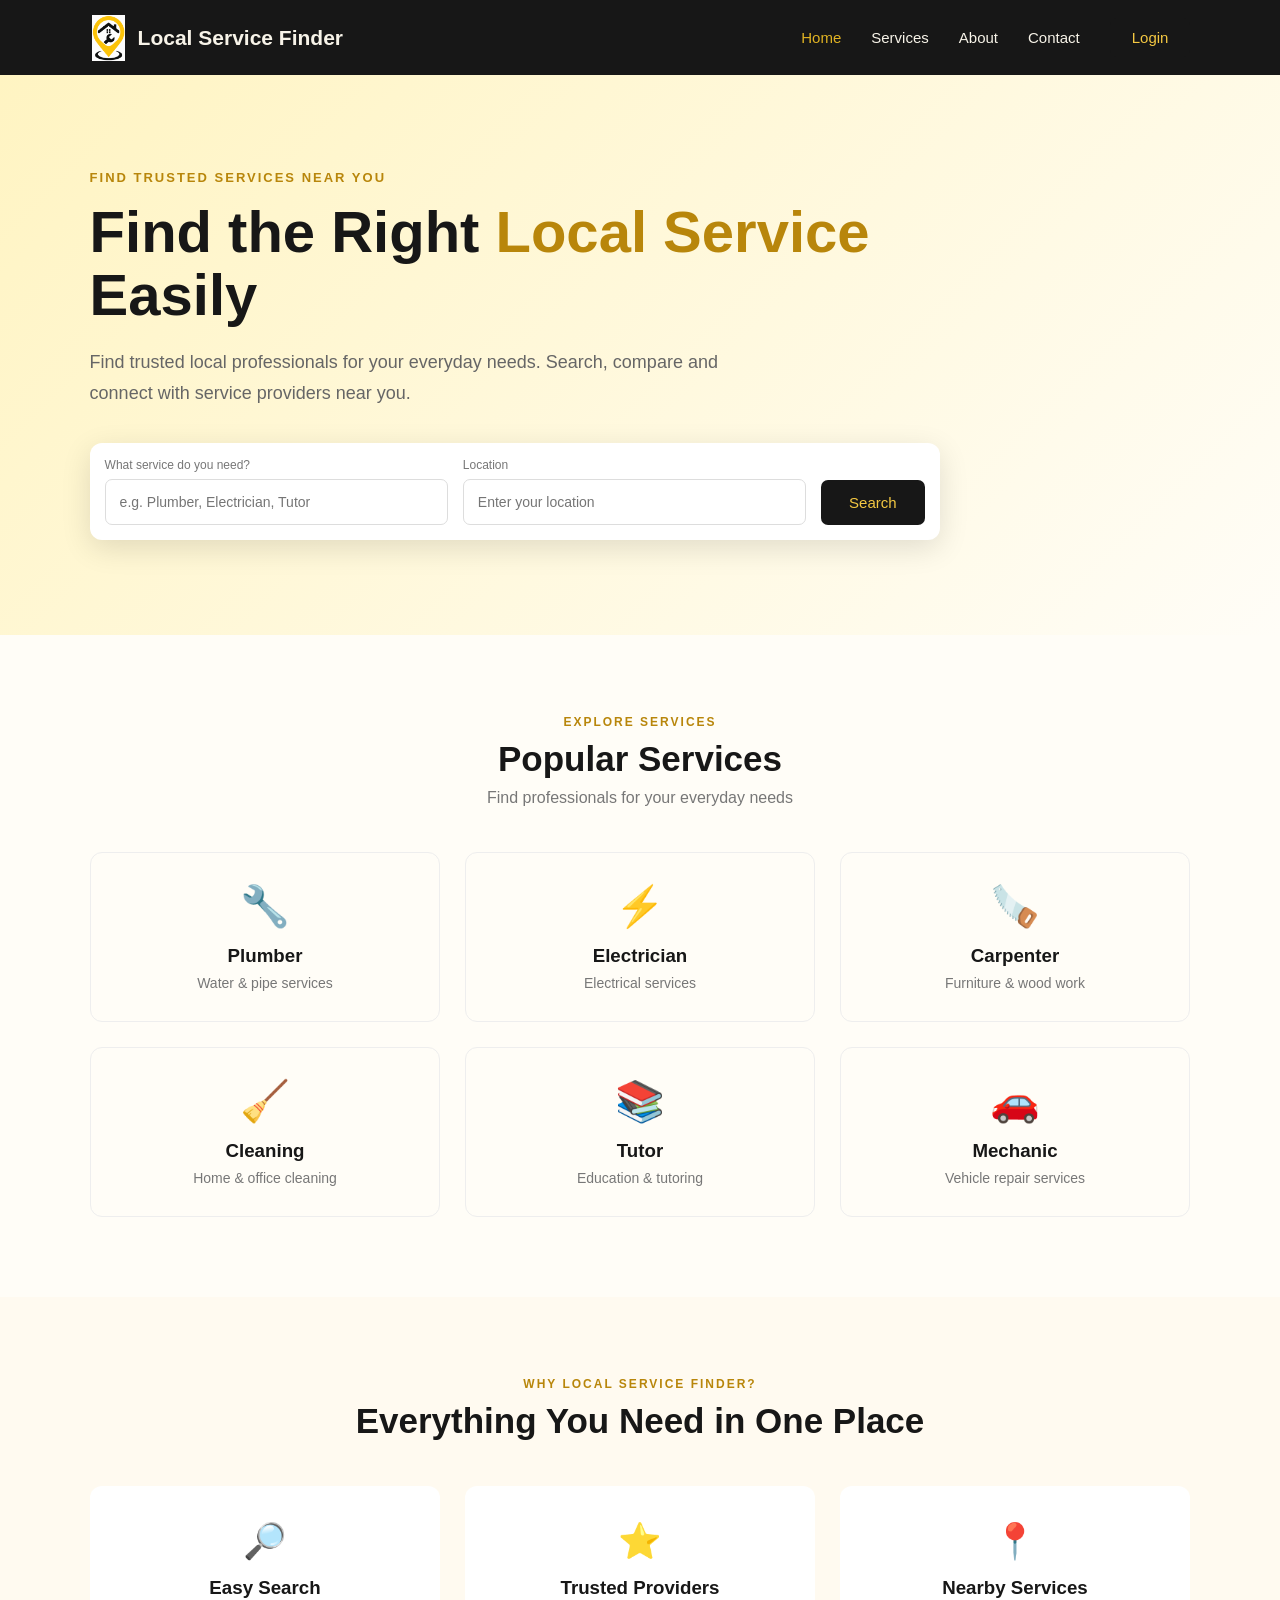
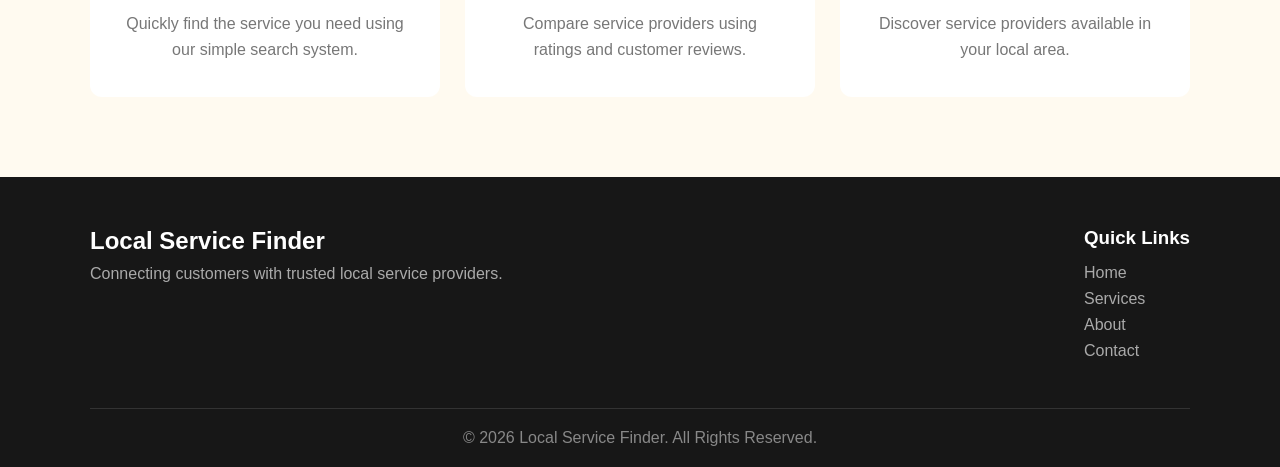
<file: index.html>
<!DOCTYPE html>
<html lang="en">
<head>
    <meta charset="UTF-8">
    <meta name="viewport" content="width=device-width, initial-scale=1.0">
    <title>Local Service Finder</title>
    <link rel="stylesheet" href="css/style.css">
</head>
<body>
    <!-- Navigation Bar -->
    <header class="navbar">
        <div class="logo">
            <img class="brand-mark" src="images/local-service-finder-mark.png" alt="Local Service Finder">
            Local Service Finder
        </div>
        <nav>
            <a href="index.html" class="active">Home</a>
            <a href="services.html">Services</a>
            <a href="about.html">About</a>
            <a href="contact.html">Contact</a>
            <a href="login.html" class="login-btn">Login</a>
        </nav>
    </header>
    <!-- Hero Section -->
    <section class="hero">
        <div class="hero-content">
            <p class="small-title">FIND TRUSTED SERVICES NEAR YOU</p>
            <h1>
                Find the Right
                <span>Local Service</span>
                Easily
            </h1>
            <p class="hero-description">
                Find trusted local professionals for your everyday needs.
                Search, compare and connect with service providers near you.
            </p>
            <!-- Search Box -->
            <div class="search-box">
                <div class="search-field">
                    <label>What service do you need?</label>
                    <input
                        type="text"
                        id="serviceInput"
                        placeholder="e.g. Plumber, Electrician, Tutor">
                </div>
                <div class="search-field">
                    <label>Location</label>
                    <input
                        type="text"
                        id="locationInput"
                        placeholder="Enter your location">
                </div>
                <button onclick="searchServices()">
                    Search
                </button>
            </div>
        </div>
    </section>
    <!-- Popular Services -->
    <section class="services-section">
        <div class="section-heading">
            <p>EXPLORE SERVICES</p>
            <h2>Popular Services</h2>
            <span>
                Find professionals for your everyday needs
            </span>
        </div>
        <div class="service-container">
            <div class="service-card" onclick="selectService('Plumber')">
                <div class="service-icon">🔧</div>
                <h3>Plumber</h3>
                <p>Water & pipe services</p>
            </div>
            <div class="service-card" onclick="selectService('Electrician')">
                <div class="service-icon">⚡</div>
                <h3>Electrician</h3>
                <p>Electrical services</p>
            </div>
            <div class="service-card" onclick="selectService('Carpenter')">
                <div class="service-icon">🪚</div>
                <h3>Carpenter</h3>
                <p>Furniture & wood work</p>
            </div>
            <div class="service-card" onclick="selectService('Cleaning')">
                <div class="service-icon">🧹</div>
                <h3>Cleaning</h3>
                <p>Home & office cleaning</p>
            </div>
            <div class="service-card" onclick="selectService('Tutor')">
                <div class="service-icon">📚</div>
                <h3>Tutor</h3>
                <p>Education & tutoring</p>
            </div>
            <div class="service-card" onclick="selectService('Mechanic')">
                <div class="service-icon">🚗</div>
                <h3>Mechanic</h3>
                <p>Vehicle repair services</p>
            </div>
        </div>
    </section>
    <!-- Why Choose Us -->
    <section class="why-section">
        <div class="section-heading">
            <p>WHY LOCAL SERVICE FINDER?</p>
            <h2>Everything You Need in One Place</h2>
        </div>
        <div class="why-container">
            <div class="why-card">
                <div>🔎</div>
                <h3>Easy Search</h3>
                <p>
                    Quickly find the service you need using our
                    simple search system.
                </p>
            </div>
            <div class="why-card">
                <div>⭐</div>
                <h3>Trusted Providers</h3>
                <p>
                    Compare service providers using ratings
                    and customer reviews.
                </p>
            </div>
            <div class="why-card">
                <div>📍</div>
                <h3>Nearby Services</h3>
                <p>
                    Discover service providers available
                    in your local area.
                </p>
            </div>
        </div>
    </section>
    <!-- Footer -->
    <footer>
        <div class="footer-content">
            <div>
                <h2>Local Service Finder</h2>
                <p>
                    Connecting customers with trusted local
                    service providers.
                </p>
            </div>
            <div>
                <h3>Quick Links</h3>
                <a href="#">Home</a>
                <a href="services.html">Services</a>
                <a href="about.html">About</a>
                <a href="contact.html">Contact</a>
            </div>
        </div>
        <div class="copyright">
            © 2026 Local Service Finder. All Rights Reserved.
        </div>
    </footer>
    <script src="js/script.js"></script>
</body>
</html>
</file>
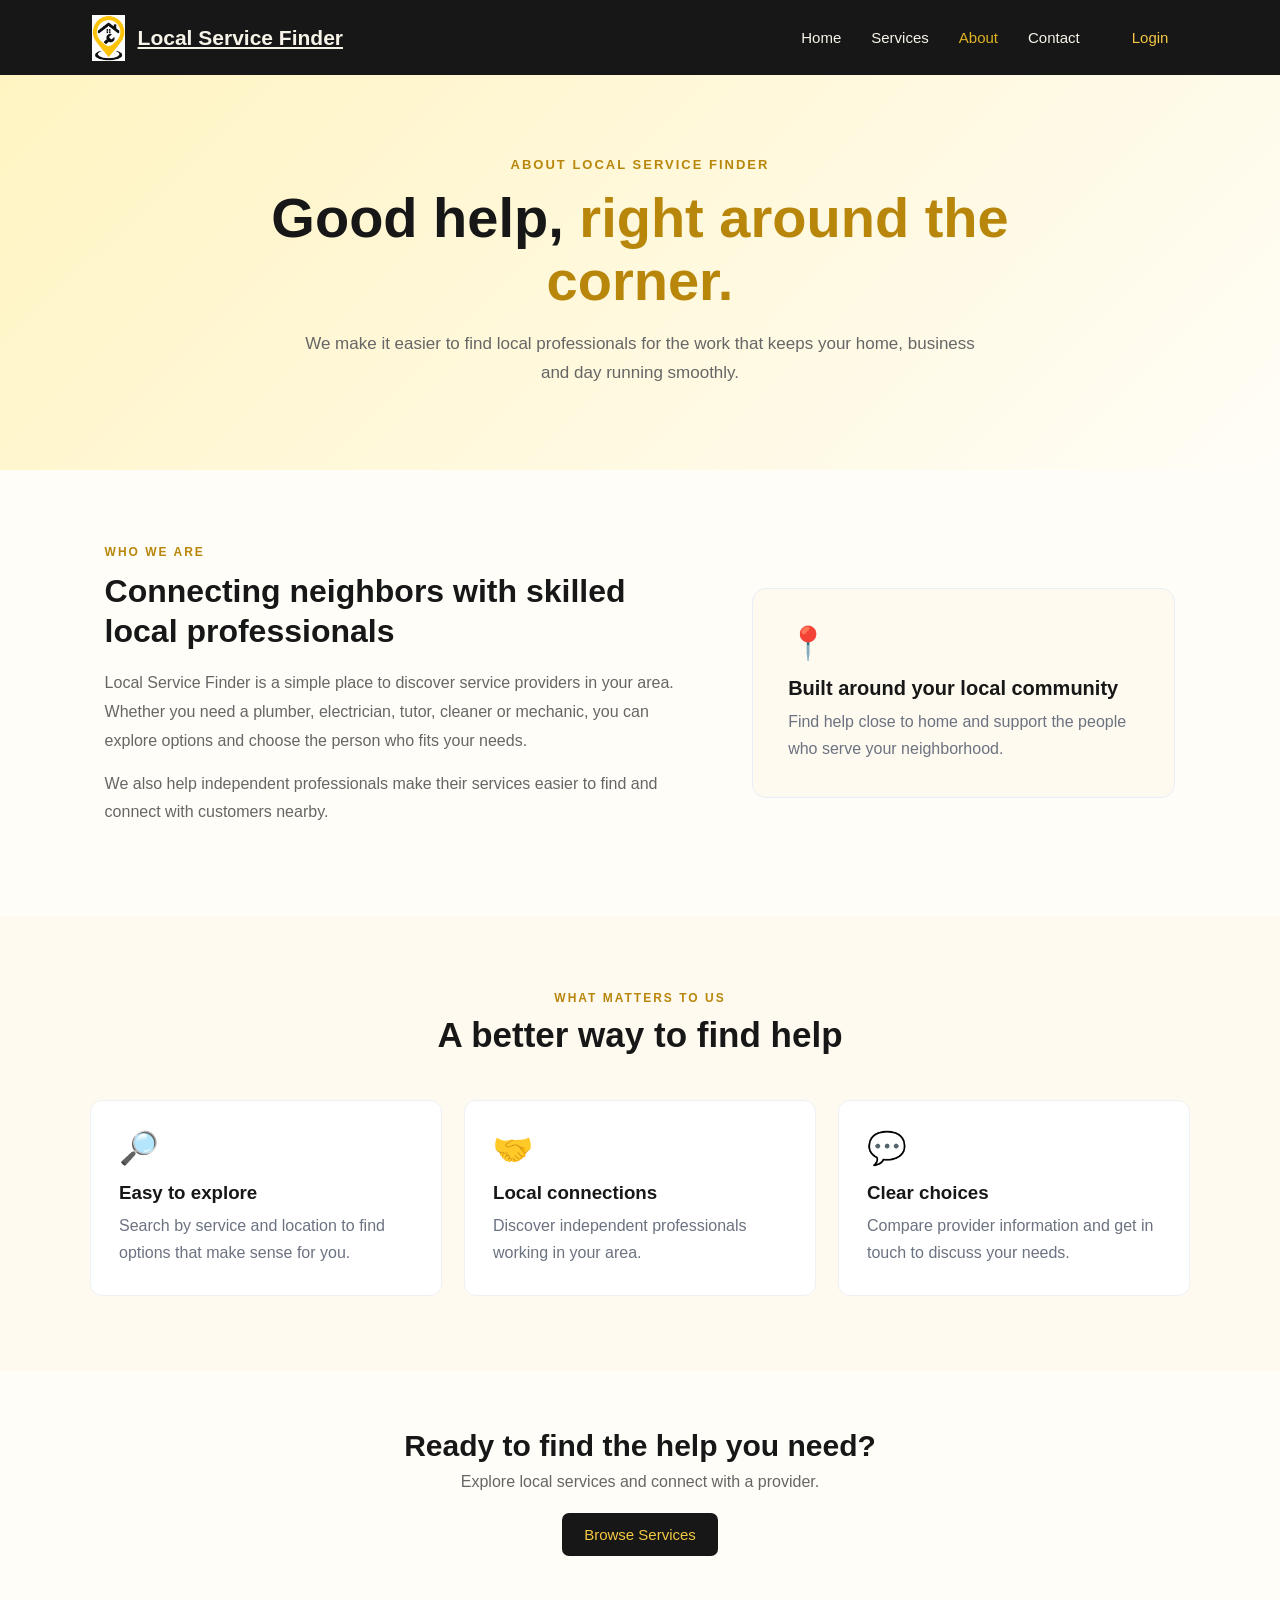
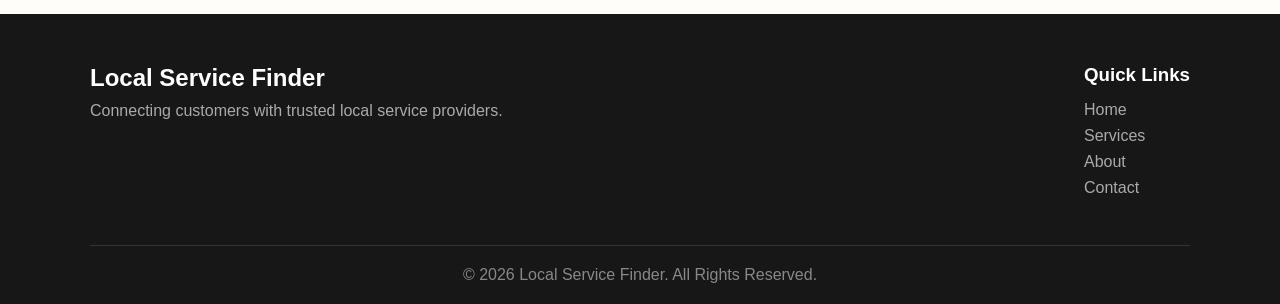
<file: about.html>
<!DOCTYPE html>
<html lang="en">
<head><meta charset="UTF-8"><meta name="viewport" content="width=device-width, initial-scale=1.0"><title>About Us - Local Service Finder</title><link rel="stylesheet" href="css/style.css"></head>
<body>
<header class="navbar"><a class="logo" href="index.html"><img class="brand-mark" src="images/local-service-finder-mark.png" alt="Local Service Finder">Local Service Finder</a><nav><a href="index.html">Home</a><a href="services.html">Services</a><a href="about.html" class="active">About</a><a href="contact.html">Contact</a><a href="login.html" class="login-btn">Login</a></nav></header>
<main>
<section class="info-hero"><p class="small-title">ABOUT LOCAL SERVICE FINDER</p><h1>Good help, <span>right around the corner.</span></h1><p>We make it easier to find local professionals for the work that keeps your home, business and day running smoothly.</p></section>
<section class="about-story"><div><p class="eyebrow">WHO WE ARE</p><h2>Connecting neighbors with skilled local professionals</h2><p>Local Service Finder is a simple place to discover service providers in your area. Whether you need a plumber, electrician, tutor, cleaner or mechanic, you can explore options and choose the person who fits your needs.</p><p>We also help independent professionals make their services easier to find and connect with customers nearby.</p></div><div class="about-highlight"><span>📍</span><h3>Built around your local community</h3><p>Find help close to home and support the people who serve your neighborhood.</p></div></section>
<section class="about-values"><div class="section-heading"><p>WHAT MATTERS TO US</p><h2>A better way to find help</h2></div><div class="value-grid"><article><span>🔎</span><h3>Easy to explore</h3><p>Search by service and location to find options that make sense for you.</p></article><article><span>🤝</span><h3>Local connections</h3><p>Discover independent professionals working in your area.</p></article><article><span>💬</span><h3>Clear choices</h3><p>Compare provider information and get in touch to discuss your needs.</p></article></div></section>
<section class="about-cta"><h2>Ready to find the help you need?</h2><p>Explore local services and connect with a provider.</p><a href="services.html">Browse Services</a></section>
</main>
<footer><div class="footer-content"><div><h2>Local Service Finder</h2><p>Connecting customers with trusted local service providers.</p></div><div><h3>Quick Links</h3><a href="index.html">Home</a><a href="services.html">Services</a><a href="about.html">About</a><a href="contact.html">Contact</a></div></div><div class="copyright">© 2026 Local Service Finder. All Rights Reserved.</div></footer>
</body></html>
</file>
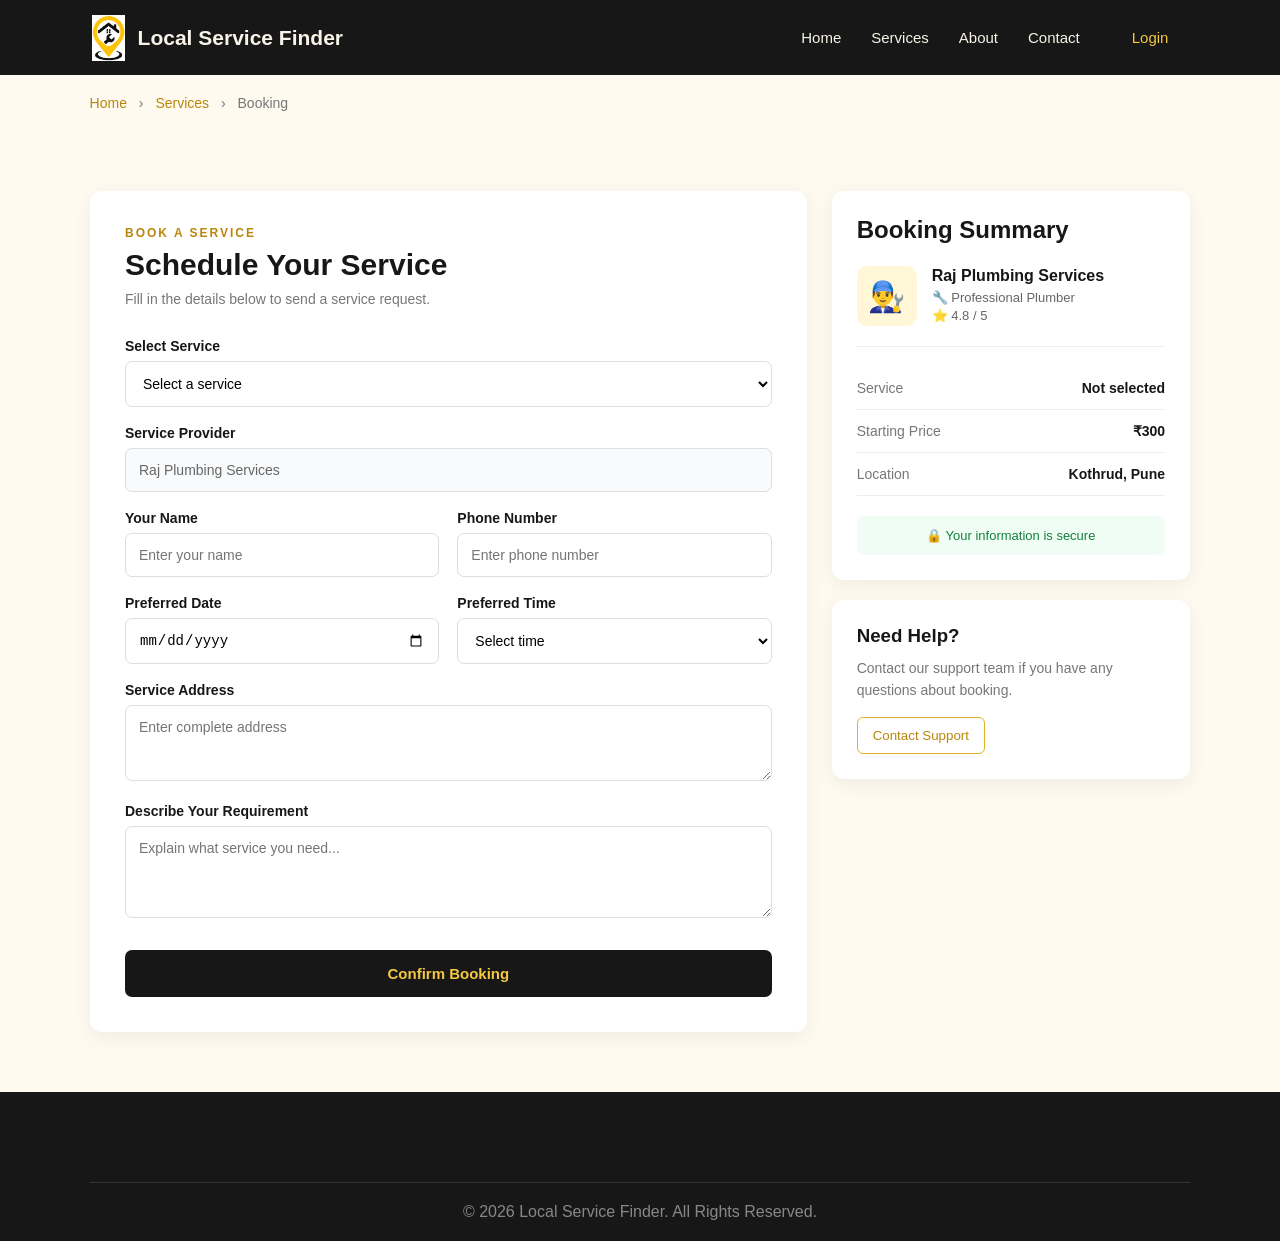
<file: booking.html>
<!DOCTYPE html>
<html lang="en">

<head>

    <meta charset="UTF-8">

    <meta
        name="viewport"
        content="width=device-width, initial-scale=1.0">

    <title>Book Service - Local Service Finder</title>

    <link rel="stylesheet" href="css/style.css">

</head>

<body>

    <!-- Navigation -->
    <header class="navbar">
        <div class="logo">
            <img class="brand-mark" src="images/local-service-finder-mark.png" alt="Local Service Finder">
            Local Service Finder
        </div>
        <nav>

            <a href="index.html">
                Home
            </a>

            <a href="services.html">
                Services
            </a>

            <a href="#">
                About
            </a>

            <a href="#">
                Contact
            </a>

            <a href="login.html"
               class="login-btn">
                Login
            </a>

        </nav>

    </header>



    <!-- Breadcrumb -->

    <div class="breadcrumb">

        <a href="index.html">
            Home
        </a>

        <span>›</span>

        <a href="services.html">
            Services
        </a>

        <span>›</span>

        Booking

    </div>



    <!-- Booking Section -->

    <section class="booking-section">


        <div class="booking-container">


            <!-- Booking Form -->

            <div class="booking-form-card">

                <div class="booking-heading">

                    <p>
                        BOOK A SERVICE
                    </p>

                    <h1>
                        Schedule Your Service
                    </h1>

                    <span>
                        Fill in the details below to send
                        a service request.
                    </span>

                </div>



                <form onsubmit="confirmBooking(event)">


                    <!-- Service -->

                    <div class="form-group">

                        <label>
                            Select Service
                        </label>

                        <select
                            id="bookingService"
                            required>

                            <option value="">
                                Select a service
                            </option>

                            <option value="Plumber">
                                🔧 Plumber
                            </option>

                            <option value="Electrician">
                                ⚡ Electrician
                            </option>

                            <option value="Carpenter">
                                🪚 Carpenter
                            </option>

                            <option value="Cleaning">
                                🧹 Cleaning
                            </option>

                            <option value="Tutor">
                                📚 Tutor
                            </option>

                            <option value="Mechanic">
                                🚗 Mechanic
                            </option>

                        </select>

                    </div>



                    <!-- Provider -->

                    <div class="form-group">

                        <label>
                            Service Provider
                        </label>

                        <input
                            type="text"
                            id="bookingProvider"
                            value="Raj Plumbing Services"
                            readonly>

                    </div>



                    <!-- Name -->

                    <div class="form-row">

                        <div class="form-group">

                            <label>
                                Your Name
                            </label>

                            <input
                                type="text"
                                id="customerName"
                                placeholder="Enter your name"
                                required>

                        </div>


                        <div class="form-group">

                            <label>
                                Phone Number
                            </label>

                            <input
                                type="tel"
                                id="customerPhone"
                                placeholder="Enter phone number"
                                required>

                        </div>

                    </div>



                    <!-- Date and Time -->

                    <div class="form-row">

                        <div class="form-group">

                            <label>
                                Preferred Date
                            </label>

                            <input
                                type="date"
                                id="bookingDate"
                                required>

                        </div>


                        <div class="form-group">

                            <label>
                                Preferred Time
                            </label>

                            <select
                                id="bookingTime"
                                required>

                                <option value="">
                                    Select time
                                </option>

                                <option>
                                    9:00 AM
                                </option>

                                <option>
                                    10:00 AM
                                </option>

                                <option>
                                    11:00 AM
                                </option>

                                <option>
                                    12:00 PM
                                </option>

                                <option>
                                    2:00 PM
                                </option>

                                <option>
                                    3:00 PM
                                </option>

                                <option>
                                    4:00 PM
                                </option>

                                <option>
                                    5:00 PM
                                </option>

                                <option>
                                    6:00 PM
                                </option>

                            </select>

                        </div>

                    </div>



                    <!-- Address -->

                    <div class="form-group">

                        <label>
                            Service Address
                        </label>

                        <textarea
                            id="serviceAddress"
                            rows="3"
                            placeholder="Enter complete address"
                            required></textarea>

                    </div>



                    <!-- Problem -->

                    <div class="form-group">

                        <label>
                            Describe Your Requirement
                        </label>

                        <textarea
                            id="serviceDescription"
                            rows="4"
                            placeholder="Explain what service you need..."></textarea>

                    </div>



                    <!-- Submit -->

                    <button
                        type="submit"
                        class="confirm-booking-btn">

                        Confirm Booking

                    </button>


                </form>

            </div>



            <!-- Booking Summary -->

            <div class="booking-summary">


                <div class="summary-card">

                    <h2>
                        Booking Summary
                    </h2>


                    <div class="summary-provider">

                        <div class="summary-icon">
                            👨‍🔧
                        </div>

                        <div>

                            <h3>
                                Raj Plumbing Services
                            </h3>

                            <p>
                                🔧 Professional Plumber
                            </p>

                            <p>
                                ⭐ 4.8 / 5
                            </p>

                        </div>

                    </div>


                    <div class="summary-line">
                        <span>Service</span>
                        <strong id="summaryService">
                            Not selected
                        </strong>
                    </div>


                    <div class="summary-line">
                        <span>Starting Price</span>
                        <strong>
                            ₹300
                        </strong>
                    </div>


                    <div class="summary-line">
                        <span>Location</span>
                        <strong>
                            Kothrud, Pune
                        </strong>
                    </div>


                    <div class="secure-booking">

                        🔒
                        Your information is secure

                    </div>

                </div>


                <div class="help-card">

                    <h3>
                        Need Help?
                    </h3>

                    <p>
                        Contact our support team if you
                        have any questions about booking.
                    </p>

                    <button
                        onclick="alert('Support: support@localservicefinder.com')">

                        Contact Support

                    </button>

                </div>


            </div>

        </div>

    </section>



    <!-- Footer -->

    <footer>

        <div class="copyright">

            © 2026 Local Service Finder.
            All Rights Reserved.

        </div>

    </footer>



    <script src="js/script.js"></script>

</body>

</html>
</file>
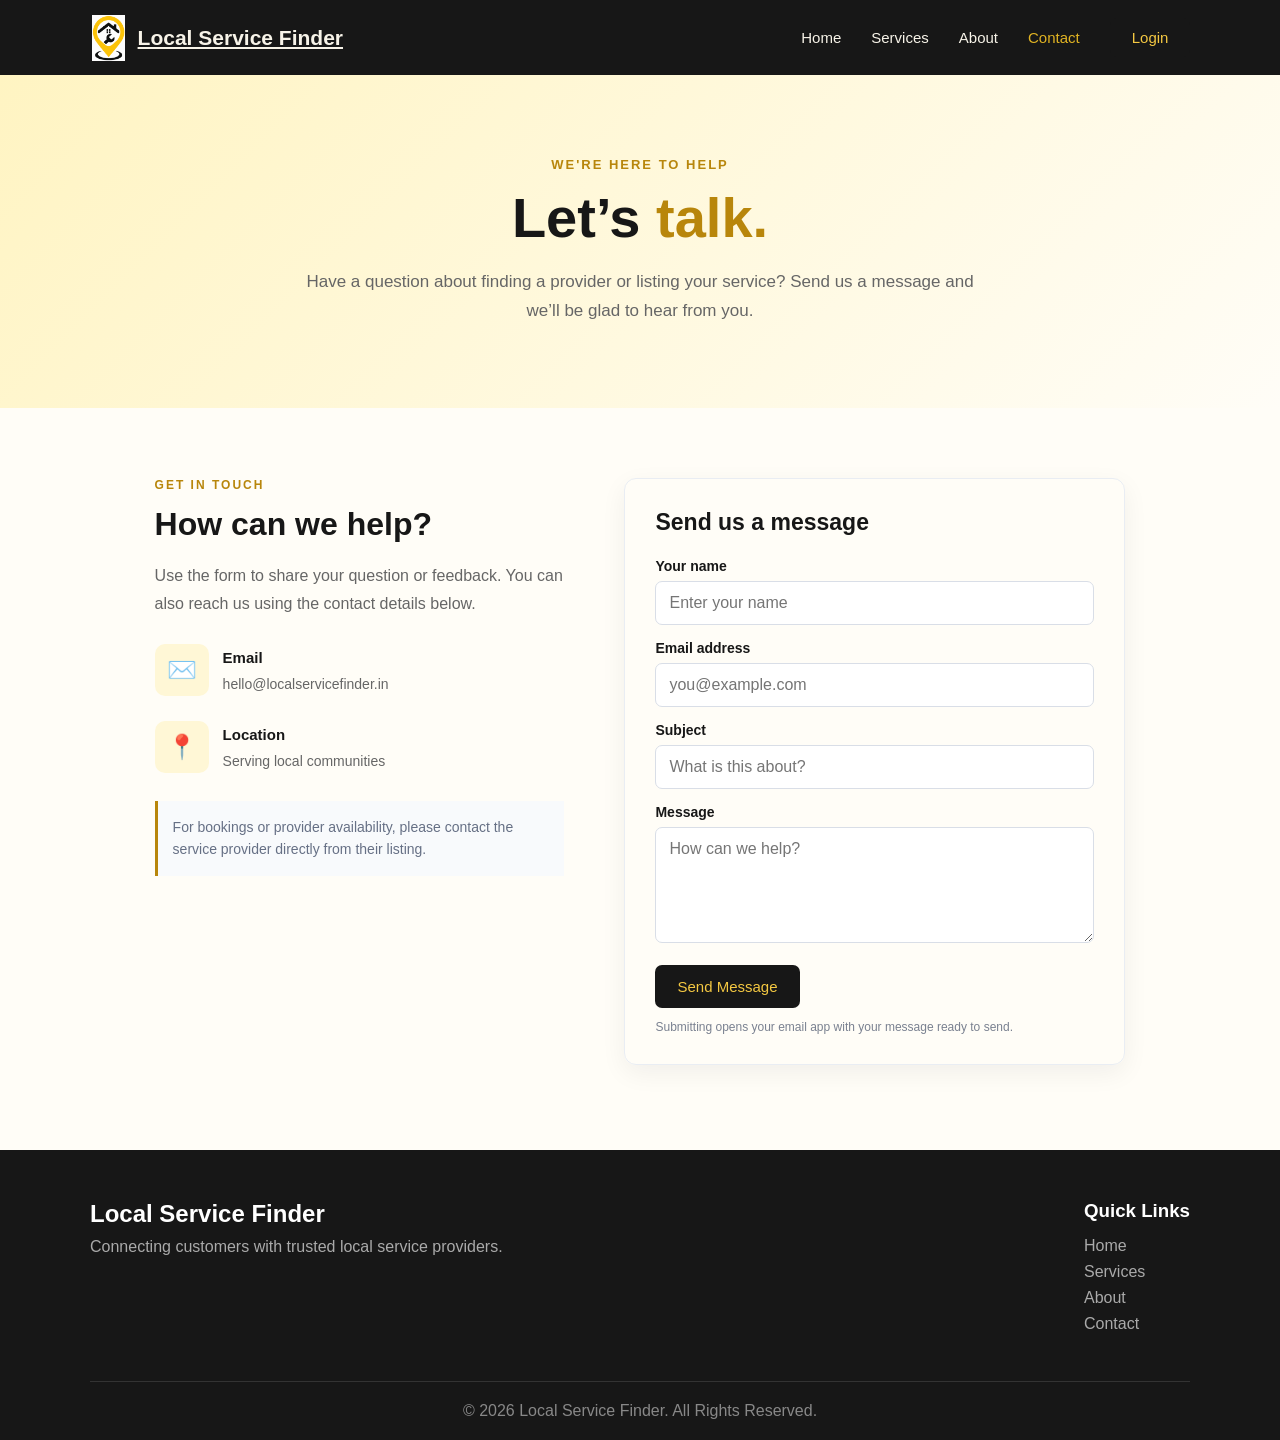
<file: contact.html>
<!DOCTYPE html>
<html lang="en">
<head><meta charset="UTF-8"><meta name="viewport" content="width=device-width, initial-scale=1.0"><title>Contact Us - Local Service Finder</title><link rel="stylesheet" href="css/style.css"></head>
<body>
<header class="navbar"><a class="logo" href="index.html"><img class="brand-mark" src="images/local-service-finder-mark.png" alt="Local Service Finder">Local Service Finder</a><nav><a href="index.html">Home</a><a href="services.html">Services</a><a href="about.html">About</a><a href="contact.html" class="active">Contact</a><a href="login.html" class="login-btn">Login</a></nav></header>
<main>
<section class="info-hero contact-hero"><p class="small-title">WE'RE HERE TO HELP</p><h1>Let’s <span>talk.</span></h1><p>Have a question about finding a provider or listing your service? Send us a message and we’ll be glad to hear from you.</p></section>
<section class="contact-layout"><div class="contact-details"><p class="eyebrow">GET IN TOUCH</p><h2>How can we help?</h2><p>Use the form to share your question or feedback. You can also reach us using the contact details below.</p><div class="contact-item"><span>✉️</span><div><h3>Email</h3><a href="mailto:hello@localservicefinder.in">hello@localservicefinder.in</a></div></div><div class="contact-item"><span>📍</span><div><h3>Location</h3><p>Serving local communities</p></div></div><div class="contact-note">For bookings or provider availability, please contact the service provider directly from their listing.</div></div>
<form class="contact-form" action="mailto:hello@localservicefinder.in" method="post" enctype="text/plain"><h2>Send us a message</h2><label for="contact-name">Your name</label><input id="contact-name" name="Name" type="text" placeholder="Enter your name" required><label for="contact-email">Email address</label><input id="contact-email" name="Email" type="email" placeholder="you@example.com" required><label for="contact-subject">Subject</label><input id="contact-subject" name="Subject" type="text" placeholder="What is this about?" required><label for="contact-message">Message</label><textarea id="contact-message" name="Message" rows="5" placeholder="How can we help?" required></textarea><button type="submit">Send Message</button><p class="form-note">Submitting opens your email app with your message ready to send.</p></form></section>
</main><footer><div class="footer-content"><div><h2>Local Service Finder</h2><p>Connecting customers with trusted local service providers.</p></div><div><h3>Quick Links</h3><a href="index.html">Home</a><a href="services.html">Services</a><a href="about.html">About</a><a href="contact.html">Contact</a></div></div><div class="copyright">© 2026 Local Service Finder. All Rights Reserved.</div></footer>
</body></html>
</file>
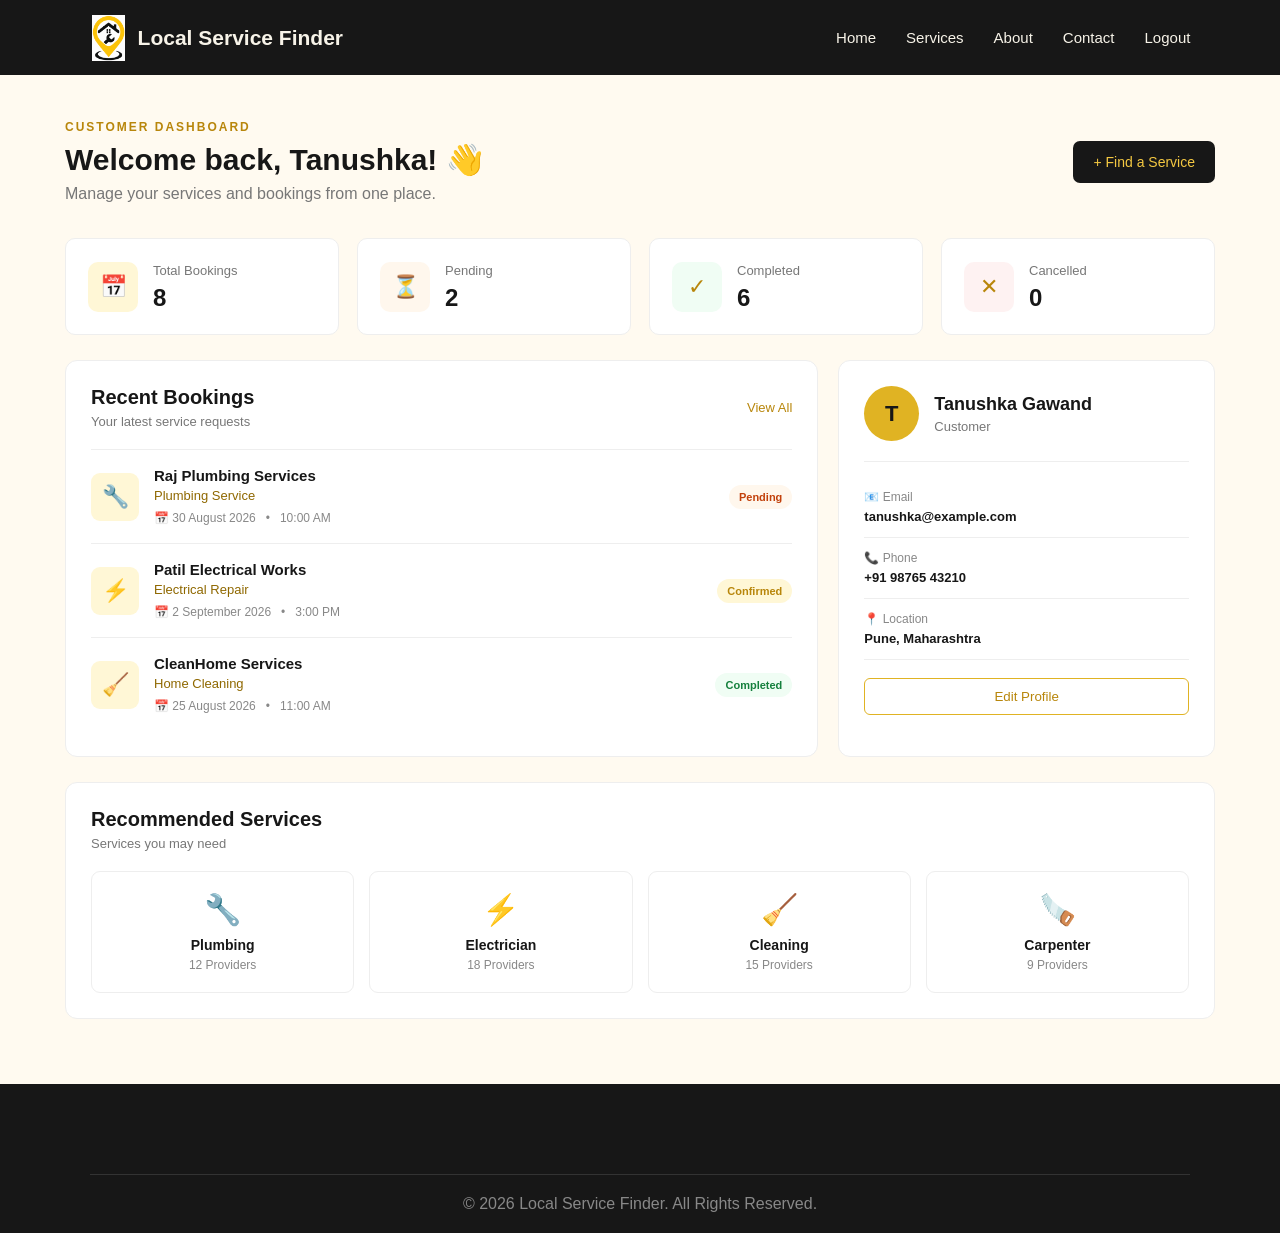
<file: customer-dashboard.html>
<!DOCTYPE html>
<html lang="en">
<head>
    <meta charset="UTF-8">
    <meta
        name="viewport"
        content="width=device-width, initial-scale=1.0">
    <title>Customer Dashboard - Local Service Finder</title>
    <link rel="stylesheet" href="css/style.css">
</head>
<body>
    <!-- Navigation -->
    <header class="navbar">
        <div class="logo">
            <img class="brand-mark" src="images/local-service-finder-mark.png" alt="Local Service Finder">
            Local Service Finder
        </div>
        <nav>
            <a href="index.html">
                Home
            </a>
            <a href="services.html">
                Services
            </a>
            <a href="#">
                About
            </a>
            <a href="#">
                Contact
            </a>
            <a href="#" onclick="logoutUser()">
                Logout
            </a>
        </nav>
    </header>
    <!-- Dashboard -->
    <section class="dashboard-section">
        <div class="dashboard-container">
            <!-- Welcome -->
            <div class="dashboard-welcome">
                <div>
                    <p>
                        CUSTOMER DASHBOARD
                    </p>
                    <h1>
                        Welcome back, Tanushka! 👋
                    </h1>
                    <span>
                        Manage your services and bookings
                        from one place.
                    </span>
                </div>
                <a
                    href="services.html"
                    class="find-service-btn">
                    + Find a Service
                </a>
            </div>
            <!-- Statistics -->
            <div class="dashboard-stats">
                <div class="stat-card">
                    <div class="stat-icon">
                        📅
                    </div>
                    <div>
                        <span>
                            Total Bookings
                        </span>
                        <h2>
                            8
                        </h2>
                    </div>
                </div>
                <div class="stat-card">
                    <div class="stat-icon pending">
                        ⏳
                    </div>
                    <div>
                        <span>
                            Pending
                        </span>
                        <h2>
                            2
                        </h2>
                    </div>
                </div>
                <div class="stat-card">
                    <div class="stat-icon completed">
                        ✓
                    </div>
                    <div>
                        <span>
                            Completed
                        </span>
                        <h2>
                            6
                        </h2>
                    </div>
                </div>
                <div class="stat-card">
                    <div class="stat-icon cancelled">
                        ✕
                    </div>
                    <div>
                        <span>
                            Cancelled
                        </span>
                        <h2>
                            0
                        </h2>
                    </div>
                </div>
            </div>
            <!-- Dashboard Content -->
            <div class="dashboard-grid">
                <!-- Bookings -->
                <div class="dashboard-card bookings-card">
                    <div class="card-heading">
                        <div>
                            <h2>
                                Recent Bookings
                            </h2>
                            <p>
                                Your latest service requests
                            </p>
                        </div>
                        <a href="#">
                            View All
                        </a>
                    </div>
                    <!-- Booking 1 -->
                    <div class="booking-item">
                        <div class="booking-service-icon">
                            🔧
                        </div>
                        <div class="booking-details">
                            <h3>
                                Raj Plumbing Services
                            </h3>
                            <p>
                                Plumbing Service
                            </p>
                            <span>
                                📅 30 August 2026
                                &nbsp; • &nbsp;
                                10:00 AM
                            </span>
                        </div>
                        <div class="booking-status pending-status">
                            Pending
                        </div>
                    </div>
                    <!-- Booking 2 -->
                    <div class="booking-item">
                        <div class="booking-service-icon">
                            ⚡
                        </div>
                        <div class="booking-details">
                            <h3>
                                Patil Electrical Works
                            </h3>
                            <p>
                                Electrical Repair
                            </p>
                            <span>
                                📅 2 September 2026
                                &nbsp; • &nbsp;
                                3:00 PM
                            </span>
                        </div>
                        <div class="booking-status confirmed-status">
                            Confirmed
                        </div>
                    </div>
                    <!-- Booking 3 -->
                    <div class="booking-item">
                        <div class="booking-service-icon">
                            🧹
                        </div>
                        <div class="booking-details">
                            <h3>
                                CleanHome Services
                            </h3>
                            <p>
                                Home Cleaning
                            </p>
                            <span>
                                📅 25 August 2026
                                &nbsp; • &nbsp;
                                11:00 AM
                            </span>
                        </div>
                        <div class="booking-status completed-status">
                            Completed
                        </div>
                    </div>
                </div>
                <!-- Profile -->
                <div class="dashboard-card profile-card">
                    <div class="profile-card-header">
                        <div class="dashboard-avatar">
                            T
                        </div>
                        <div>
                            <h2>
                                Tanushka Gawand
                            </h2>
                            <p>
                                Customer
                            </p>
                        </div>
                    </div>
                    <div class="profile-info-item">
                        <span>
                            📧 Email
                        </span>
                        <strong>
                            tanushka@example.com
                        </strong>
                    </div>
                    <div class="profile-info-item">
                        <span>
                            📞 Phone
                        </span>
                        <strong>
                            +91 98765 43210
                        </strong>
                    </div>
                    <div class="profile-info-item">
                        <span>
                            📍 Location
                        </span>
                        <strong>
                            Pune, Maharashtra
                        </strong>
                    </div>
                    <button
                        class="edit-profile-btn"
                        onclick="editProfile()">
                        Edit Profile
                    </button>
                </div>
            </div>
            <!-- Recommended Services -->
            <div class="dashboard-card recommended-card">
                <div class="card-heading">
                    <div>
                        <h2>
                            Recommended Services
                        </h2>
                        <p>
                            Services you may need
                        </p>
                    </div>
                </div>
                <div class="recommended-services">
                    <div
                        class="recommended-service"
                        onclick="goToService('Plumber')">
                        <div>
                            🔧
                        </div>
                        <h3>
                            Plumbing
                        </h3>
                        <p>
                            12 Providers
                        </p>
                    </div>
                    <div
                        class="recommended-service"
                        onclick="goToService('Electrician')">
                        <div>
                            ⚡
                        </div>
                        <h3>
                            Electrician
                        </h3>
                        <p>
                            18 Providers
                        </p>
                    </div>
                    <div
                        class="recommended-service"
                        onclick="goToService('Cleaning')">
                        <div>
                            🧹
                        </div>
                        <h3>
                            Cleaning
                        </h3>
                        <p>
                            15 Providers
                        </p>
                    </div>
                    <div
                        class="recommended-service"
                        onclick="goToService('Carpenter')">
                        <div>
                            🪚
                        </div>
                        <h3>
                            Carpenter
                        </h3>
                        <p>
                            9 Providers
                        </p>
                    </div>
                </div>
            </div>
        </div>
    </section>
    <!-- Footer -->
    <footer>
        <div class="copyright">
            © 2026 Local Service Finder.
            All Rights Reserved.
        </div>
    </footer>
    <script src="js/script.js"></script>
</body>
</html>
</file>
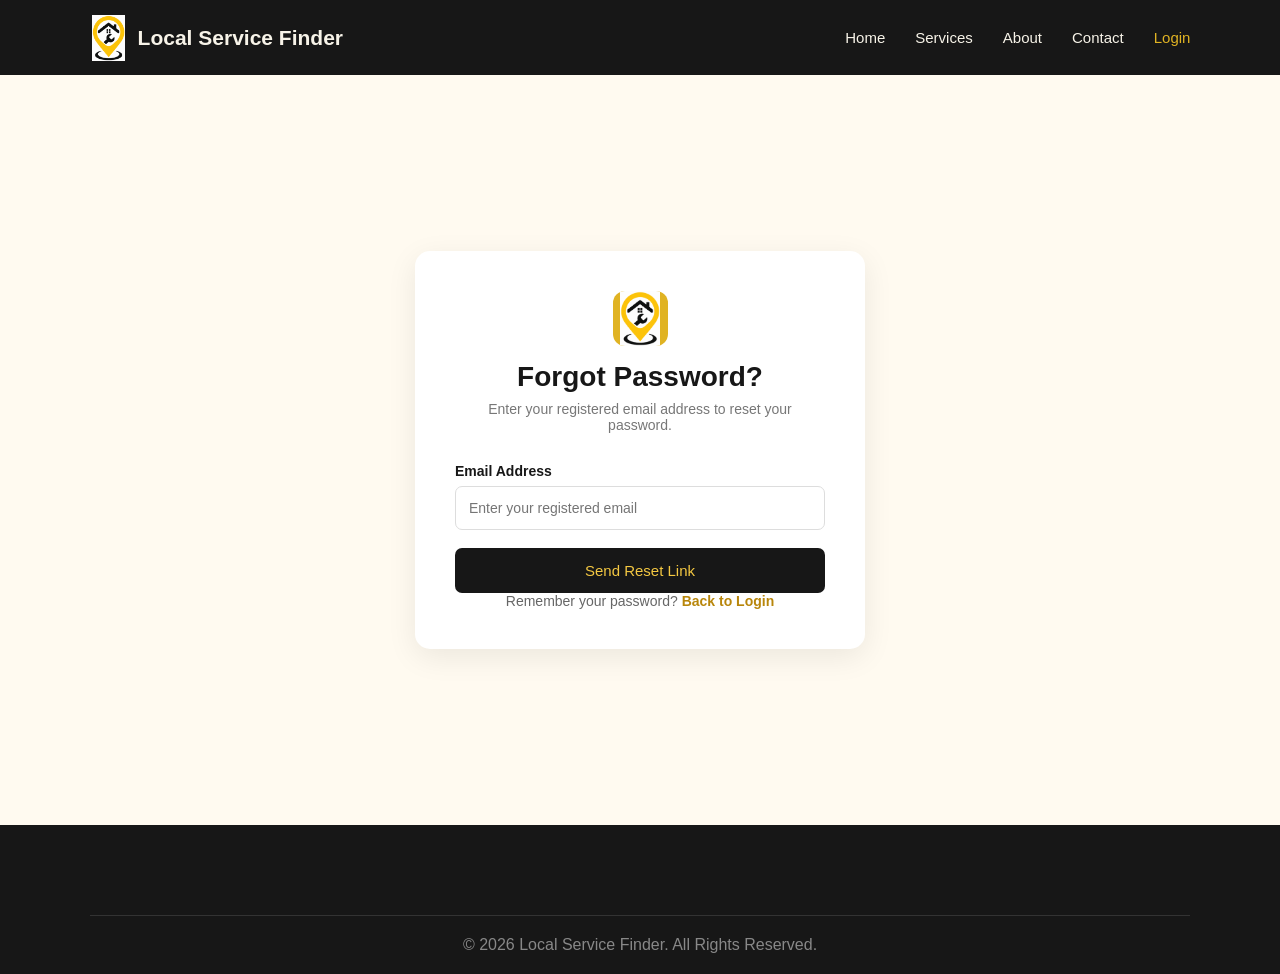
<file: forgot-password.html>
<!DOCTYPE html>
<html lang="en">

<head>

    <meta charset="UTF-8">

    <meta
        name="viewport"
        content="width=device-width, initial-scale=1.0">

    <title>Forgot Password - Local Service Finder</title>

    <link rel="stylesheet" href="css/style.css">

</head>

<body>


    <!-- Navigation -->

    <header class="navbar">

        <div class="logo">

            <img class="brand-mark" src="images/local-service-finder-mark.png" alt="Local Service Finder">

            Local Service Finder

        </div>


        <nav>

            <a href="index.html">
                Home
            </a>

            <a href="services.html">
                Services
            </a>

            <a href="#">
                About
            </a>

            <a href="#">
                Contact
            </a>

            <a href="login.html" class="active">
                Login
            </a>

        </nav>

    </header>



    <!-- Forgot Password -->

    <section class="auth-section">

        <div class="auth-card">


            <div class="auth-header">

                <div class="auth-logo"><img src="images/local-service-finder-mark.png" alt="Local Service Finder"></div>

                <h1>
                    Forgot Password?
                </h1>

                <p>
                    Enter your registered email address
                    to reset your password.
                </p>

            </div>



            <form onsubmit="forgotPassword(event)">


                <div class="form-group">

                    <label>
                        Email Address
                    </label>

                    <input
                        type="email"
                        id="forgotEmail"
                        placeholder="Enter your registered email"
                        required>

                </div>



                <button
                    type="submit"
                    class="auth-btn">

                    Send Reset Link

                </button>


            </form>



            <p class="register-text">

                Remember your password?

                <a href="login.html">
                    Back to Login
                </a>

            </p>


        </div>

    </section>



    <!-- Footer -->

    <footer>

        <div class="copyright">

            © 2026 Local Service Finder.
            All Rights Reserved.

        </div>

    </footer>



    <script src="js/script.js"></script>

</body>

</html>
</file>
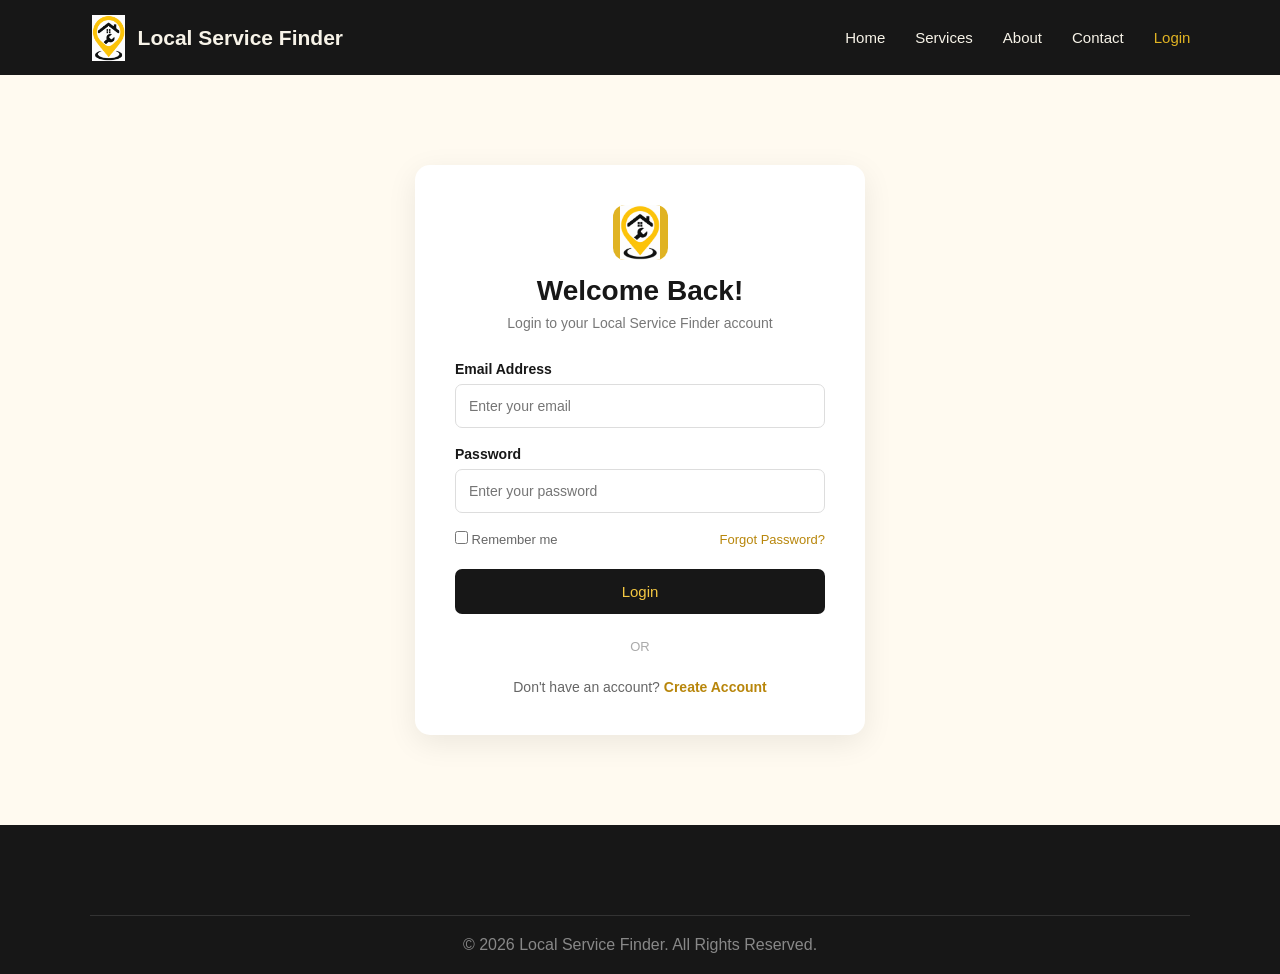
<file: login.html>
<!DOCTYPE html>
<html lang="en">

<head>
    <meta charset="UTF-8">
    <meta name="viewport" content="width=device-width, initial-scale=1.0">

    <title>Login - Local Service Finder</title>

    <link rel="stylesheet" href="css/style.css">
</head>

<body>

    <!-- Navigation -->
    <header class="navbar">

        <div class="logo">
            <img class="brand-mark" src="images/local-service-finder-mark.png" alt="Local Service Finder">
            Local Service Finder
        </div>

        <nav>
            <a href="index.html">Home</a>
            <a href="services.html">Services</a>
            <a href="about.html">About</a>
            <a href="contact.html">Contact</a>
            <a href="login.html" class="active">Login</a>
        </nav>

    </header>


    <!-- Login Section -->
    <section class="auth-section">

        <div class="auth-card">

            <div class="auth-header">

                <div class="auth-logo"><img src="images/local-service-finder-mark.png" alt="Local Service Finder"></div>

                <h1>Welcome Back!</h1>

                <p>
                    Login to your Local Service Finder account
                </p>

            </div>


            <form onsubmit="loginUser(event)">

                <div class="form-group">

                    <label>Email Address</label>

                    <input
                        type="email"
                        id="loginEmail"
                        placeholder="Enter your email"
                        required>

                </div>


                <div class="form-group">

                    <label>Password</label>

                    <input
                        type="password"
                        id="loginPassword"
                        placeholder="Enter your password"
                        required>

                </div>


                <div class="form-options">

                    <label>
                        <input type="checkbox">
                        Remember me
                    </label>

                    <a href="forgot-password.html">Forgot Password?</a>

                </div>


                <button type="submit" class="auth-btn">
                    Login
                </button>

            </form>


            <div class="auth-divider">
                OR
            </div>


            <p class="register-text">

                Don't have an account?

                <a href="register.html">
                    Create Account
                </a>

            </p>

        </div>

    </section>


    <!-- Footer -->
    <footer>

        <div class="copyright">
            © 2026 Local Service Finder. All Rights Reserved.
        </div>

    </footer>


    <script src="js/script.js"></script>

</body>

</html>
</file>
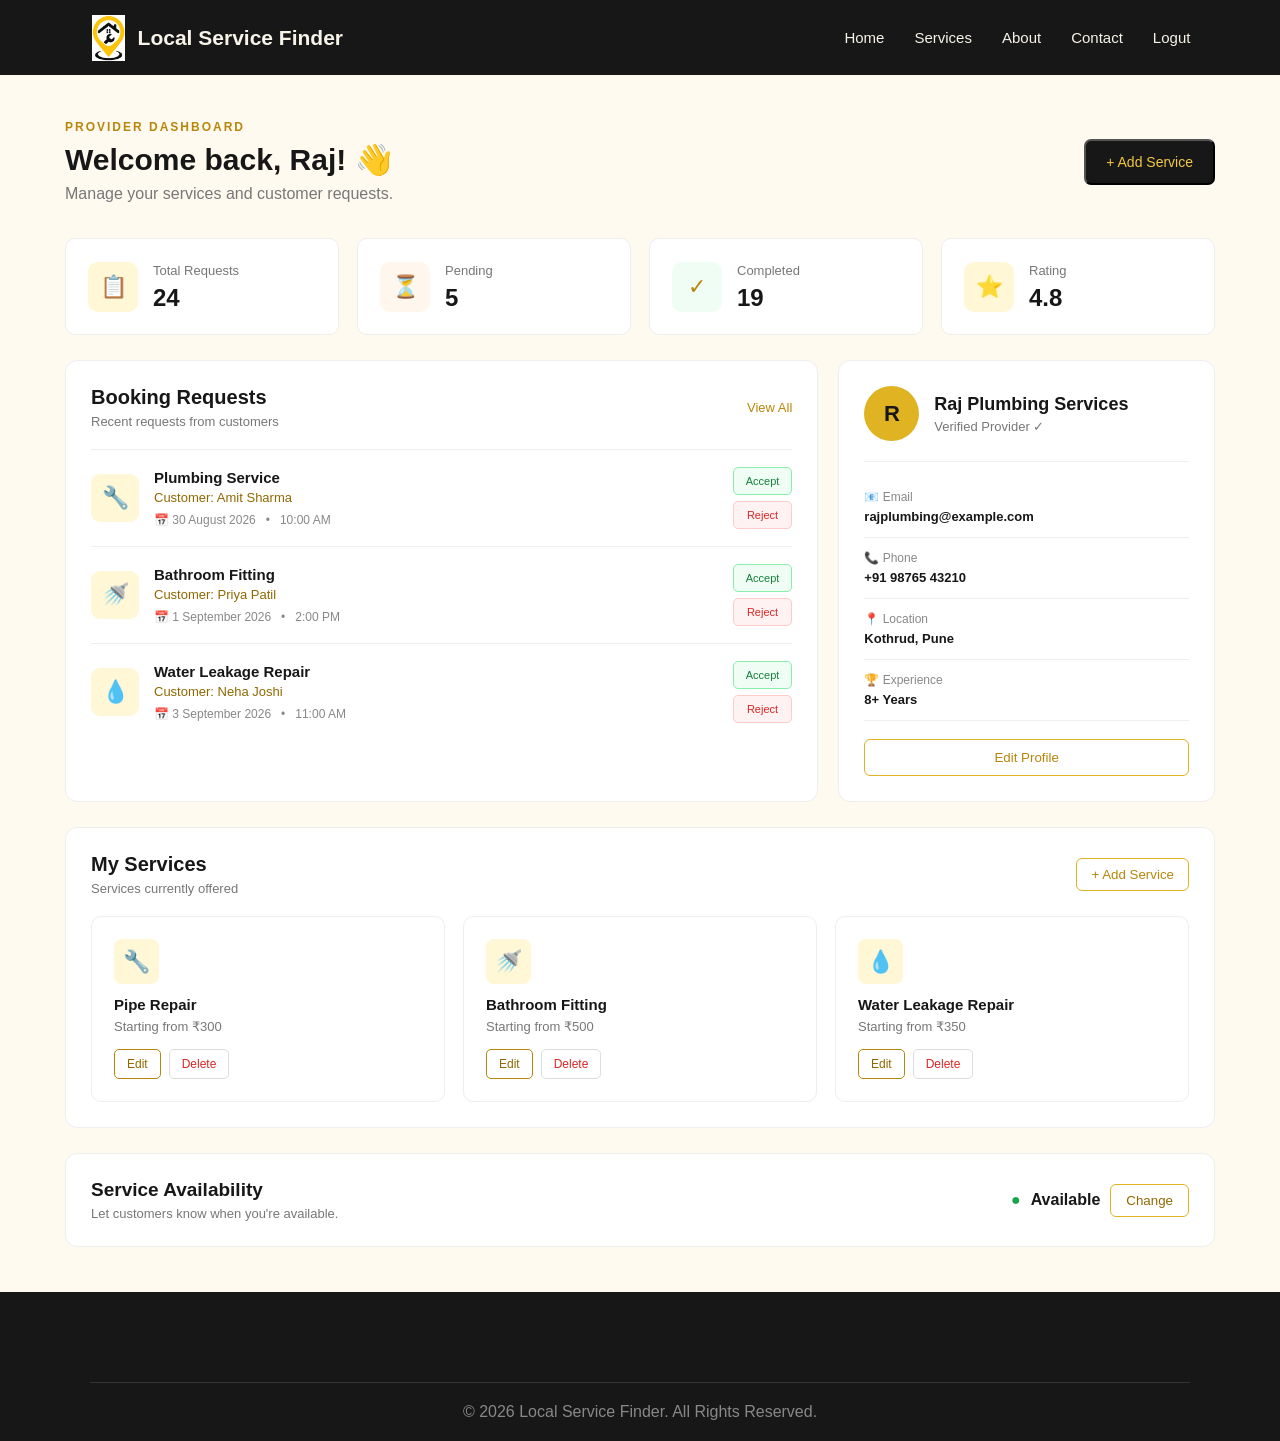
<file: provider-dashboard.html>
<!DOCTYPE html>
<html lang="en">
<head>
    <meta charset="UTF-8">
    <meta name="viewport"
          content="width=device-width, initial-scale=1.0">
    <title>Provider Dashboard - Local Service Finder</title>
    <link rel="stylesheet" href="css/style.css">
</head>
<body>
    <!-- Navigation -->
    <header class="navbar">
        <div class="logo">
            <img class="brand-mark" src="images/local-service-finder-mark.png" alt="Local Service Finder">
            Local Service Finder
        </div>
        <nav>
            <a href="index.html">Home</a>
            <a href="services.html">Services</a>
            <a href="about.html">About</a>
            <a href="contact.html">Contact</a>
            <a href="#" onclick="logoutUser()">Logut</a>
        </nav>
    </header>
    <!-- Dashboard -->
    <section class="dashboard-section">
        <div class="dashboard-container">
            <!-- Welcome -->
            <div class="dashboard-welcome">
                <div>
                    <p>PROVIDER DASHBOARD</p>
                    <h1>
                        Welcome back, Raj! 👋
                    </h1>
                    <span>
                        Manage your services and customer requests.
                    </span>
                </div>
                <button
                    class="find-service-btn"
                    onclick="addService()">
                    + Add Service
                </button>
            </div>
            <!-- Statistics -->
            <div class="dashboard-stats">
                <div class="stat-card">
                    <div class="stat-icon">
                        📋
                    </div>
                    <div>
                        <span>Total Requests</span>
                        <h2>24</h2>
                    </div>
                </div>
                <div class="stat-card">
                    <div class="stat-icon pending">
                        ⏳
                    </div>
                    <div>
                        <span>Pending</span>
                        <h2>5</h2>
                    </div>
                </div>
                <div class="stat-card">
                    <div class="stat-icon completed">
                        ✓
                    </div>
                    <div>
                        <span>Completed</span>
                        <h2>19</h2>
                    </div>
                </div>
                <div class="stat-card">
                    <div class="stat-icon">
                        ⭐
                    </div>
                    <div>
                        <span>Rating</span>
                        <h2>4.8</h2>
                    </div>
                </div>
            </div>
            <!-- Main Grid -->
            <div class="dashboard-grid">
                <!-- Booking Requests -->
                <div class="dashboard-card bookings-card">
                    <div class="card-heading">
                        <div>
                            <h2>
                                Booking Requests
                            </h2>
                            <p>
                                Recent requests from customers
                            </p>
                        </div>
                        <a href="#">
                            View All
                        </a>
                    </div>
                    <!-- Request 1 -->
                    <div class="booking-item">
                        <div class="booking-service-icon">
                            🔧
                        </div>
                        <div class="booking-details">
                            <h3>
                                Plumbing Service
                            </h3>
                            <p>
                                Customer: Amit Sharma
                            </p>
                            <span>
                                📅 30 August 2026
                                &nbsp; • &nbsp;
                                10:00 AM
                            </span>
                        </div>
                        <div class="provider-actions">
                            <button
                                class="accept-btn"
                                onclick="acceptRequest('Amit Sharma')">
                                Accept
                            </button>
                            <button
                                class="reject-btn"
                                onclick="rejectRequest('Amit Sharma')">
                                Reject
                            </button>
                        </div>
                    </div>
                    <!-- Request 2 -->
                    <div class="booking-item">
                        <div class="booking-service-icon">
                            🚿
                        </div>
                        <div class="booking-details">
                            <h3>
                                Bathroom Fitting
                            </h3>
                            <p>
                                Customer: Priya Patil
                            </p>
                            <span>
                                📅 1 September 2026
                                &nbsp; • &nbsp;
                                2:00 PM
                            </span>
                        </div>
                        <div class="provider-actions">
                            <button
                                class="accept-btn"
                                onclick="acceptRequest('Priya Patil')">
                                Accept
                            </button>
                            <button
                                class="reject-btn"
                                onclick="rejectRequest('Priya Patil')">

                                Reject
                            </button>
                        </div>
                    </div>
                    <!-- Request 3 -->
                    <div class="booking-item">
                        <div class="booking-service-icon">
                            💧
                        </div>
                        <div class="booking-details">
                            <h3>
                                Water Leakage Repair
                            </h3>
                            <p>
                                Customer: Neha Joshi
                            </p>
                            <span>
                                📅 3 September 2026
                                &nbsp; • &nbsp;
                                11:00 AM
                            </span>
                        </div>
                        <div class="provider-actions">
                            <button
                                class="accept-btn"
                                onclick="acceptRequest('Neha Joshi')">
                                Accept
                            </button>
                            <button
                                class="reject-btn"
                                onclick="rejectRequest('Neha Joshi')">
                                Reject
                            </button>
                        </div>
                    </div>
                </div>
                <!-- Provider Profile -->
                <div class="dashboard-card profile-card">
                    <div class="profile-card-header">
                        <div class="dashboard-avatar">
                            R
                        </div>
                        <div>
                            <h2>
                                Raj Plumbing Services
                            </h2>
                            <p>
                                Verified Provider ✓
                            </p>
                        </div>
                    </div>
                    <div class="profile-info-item">
                        <span>📧 Email</span>
                        <strong>
                            rajplumbing@example.com
                        </strong>
                    </div>
                    <div class="profile-info-item">
                        <span>📞 Phone</span>
                        <strong>
                            +91 98765 43210
                        </strong>
                    </div>
                    <div class="profile-info-item">
                        <span>📍 Location</span>
                        <strong>
                            Kothrud, Pune
                        </strong>
                    </div>
                    <div class="profile-info-item">
                        <span>🏆 Experience</span>
                        <strong>
                            8+ Years
                        </strong>
                    </div>
                    <button
                        class="edit-profile-btn"
                        onclick="editProviderProfile()">
                        Edit Profile
                    </button>
                </div>
            </div>
            <!-- Services -->
            <div class="dashboard-card recommended-card">
                <div class="card-heading">
                    <div>
                        <h2>
                            My Services
                        </h2>
                        <p>
                            Services currently offered
                        </p>
                    </div>
                    <button
                        class="small-add-btn"
                        onclick="addService()">
                        + Add Service
                    </button>
                </div>
                <div class="provider-services">
                    <div class="provider-service-card">
                        <div class="provider-service-icon">
                            🔧
                        </div>
                        <h3>
                            Pipe Repair
                        </h3>
                        <p>
                            Starting from ₹300
                        </p>
                        <div class="service-actions">
                            <button
                                onclick="editService('Pipe Repair')">
                                Edit
                            </button>
                            <button
                                onclick="deleteService('Pipe Repair')">
                                Delete
                            </button>
                        </div>
                    </div>
                    <div class="provider-service-card">
                        <div class="provider-service-icon">
                            🚿
                        </div>
                        <h3>
                            Bathroom Fitting
                        </h3>
                        <p>
                            Starting from ₹500
                        </p>
                        <div class="service-actions">
                            <button
                                onclick="editService('Bathroom Fitting')">
                                Edit
                            </button>
                            <button
                                onclick="deleteService('Bathroom Fitting')">
                                Delete
                            </button>
                        </div>
                    </div>
                    <div class="provider-service-card">
                        <div class="provider-service-icon">
                            💧
                        </div>
                        <h3>
                            Water Leakage Repair
                        </h3>
                        <p>
                            Starting from ₹350
                        </p>
                        <div class="service-actions">
                            <button
                                onclick="editService('Water Leakage Repair')">
                                Edit
                            </button>
                            <button
                                onclick="deleteService('Water Leakage Repair')">
                                Delete
                            </button>
                        </div>
                    </div>
                </div>
            </div>
            <!-- Availability -->
            <div class="dashboard-card availability-card">
                <div>
                    <h2>
                        Service Availability
                    </h2>
                    <p>
                        Let customers know when you're available.
                    </p>
                </div>
                <div class="availability-control">
                    <span class="available-dot">
                        ●
                    </span>
                    <strong>
                        Available
                    </strong>
                    <button
                        onclick="toggleAvailability()">
                        Change
                    </button>
                </div>
            </div>
        </div>
    </section>
    <!-- Footer -->
    <footer>
        <div class="copyright">
            © 2026 Local Service Finder.
            All Rights Reserved.
        </div>
    </footer>
    <script src="js/script.js"></script>
</body>
</html>
</file>
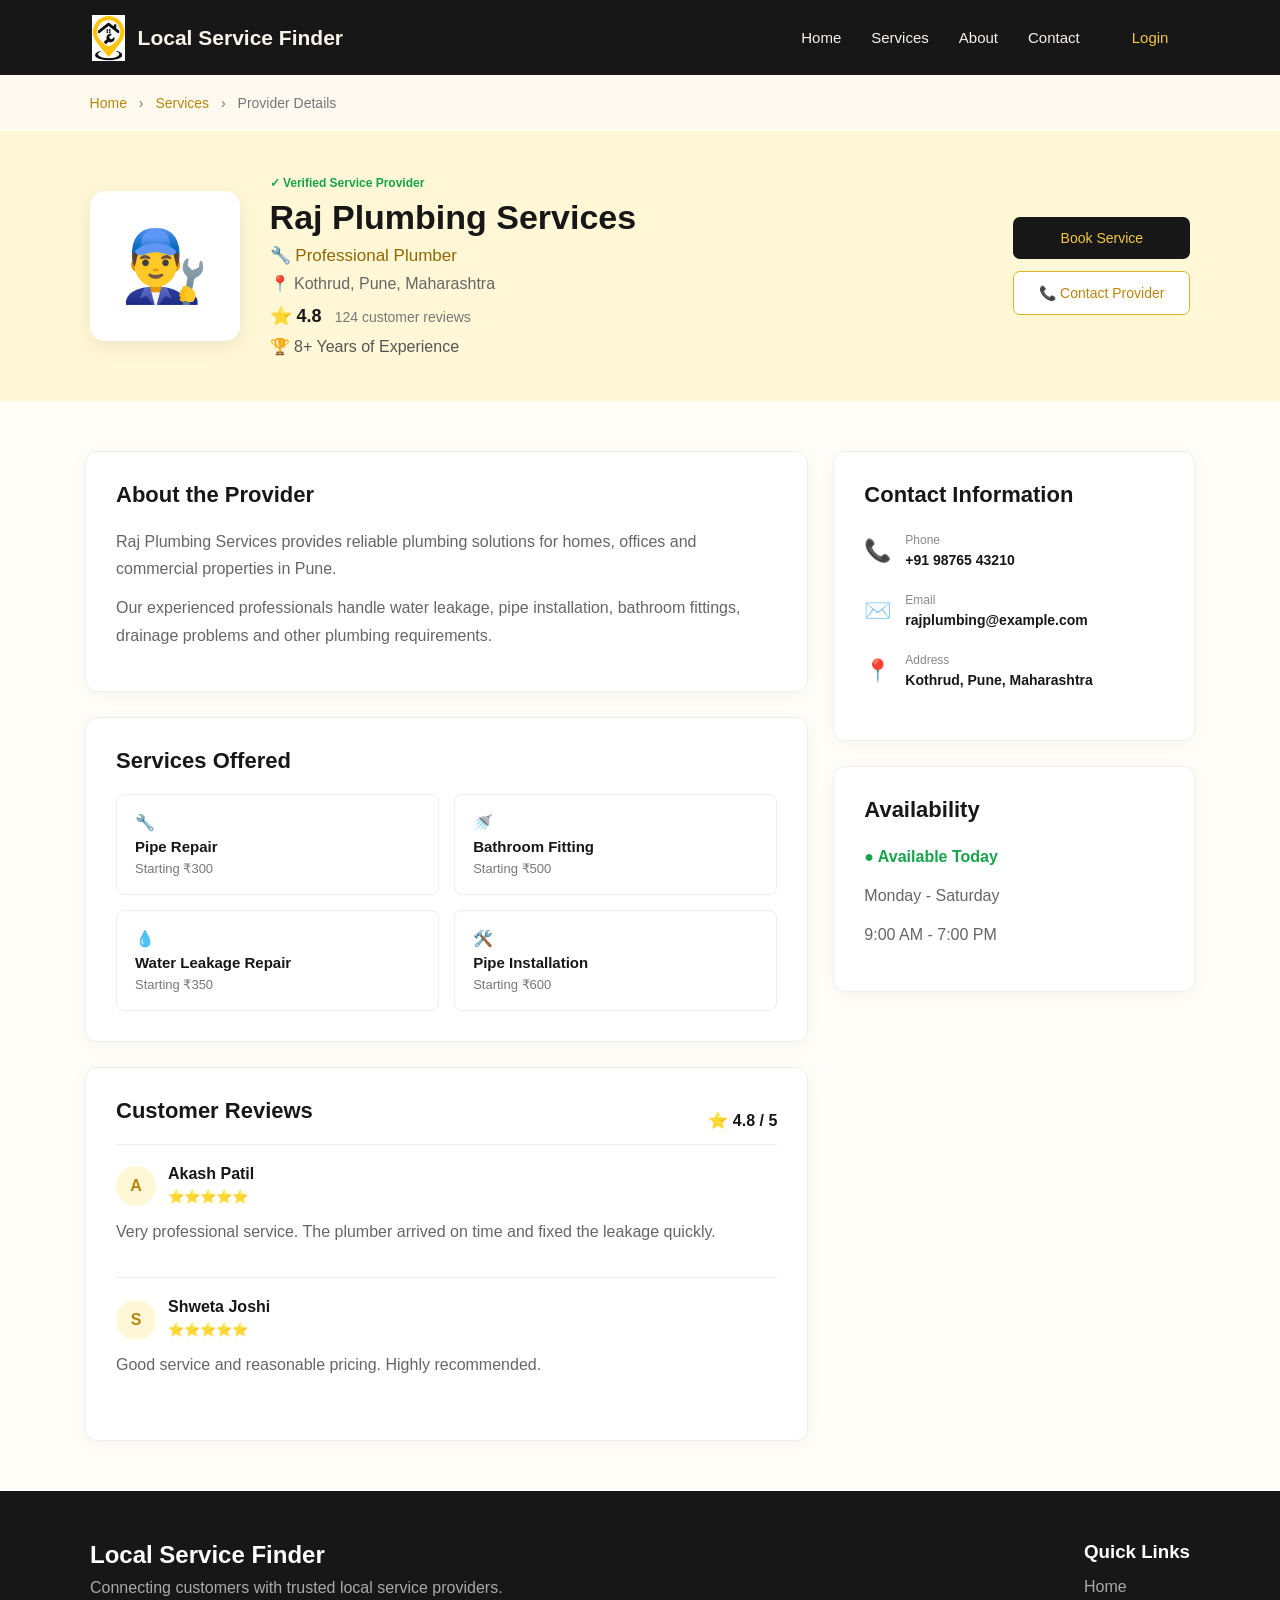
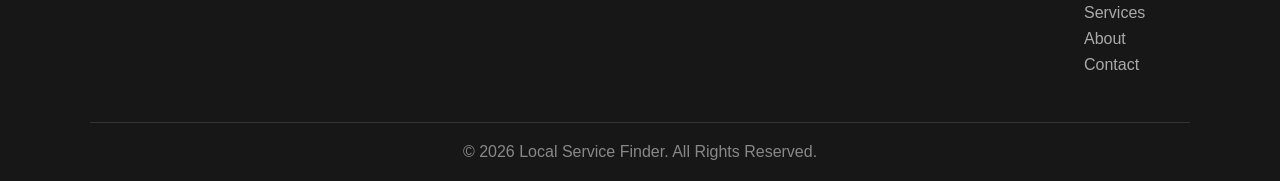
<file: provider.html>
<!DOCTYPE html>
<html lang="en">

<head>
    <meta charset="UTF-8">
    <meta name="viewport" content="width=device-width, initial-scale=1.0">

    <title>Provider Details - Local Service Finder</title>

    <link rel="stylesheet" href="css/style.css">
</head>

<body>

    <!-- Navigation -->
    <header class="navbar">

        <div class="logo">
            <img class="brand-mark" src="images/local-service-finder-mark.png" alt="Local Service Finder">
            Local Service Finder
        </div>

        <nav>
            <a href="index.html">Home</a>
            <a href="services.html">Services</a>
            <a href="about.html">About</a>
            <a href="contact.html">Contact</a>
            <a href="login.html" class="login-btn">Login</a>
        </nav>

    </header>


    <!-- Breadcrumb -->
    <div class="breadcrumb">
        <a href="index.html">Home</a>
        <span>›</span>
        <a href="services.html">Services</a>
        <span>›</span>
        Provider Details
    </div>


    <!-- Provider Profile -->
    <section class="provider-profile">

        <div class="profile-top">

            <div class="large-provider-image">
                👨‍🔧
            </div>

            <div class="profile-info">

                <div class="verified">
                    ✓ Verified Service Provider
                </div>

                <h1>Raj Plumbing Services</h1>

                <p class="profile-service">
                    🔧 Professional Plumber
                </p>

                <p class="profile-location">
                    📍 Kothrud, Pune, Maharashtra
                </p>

                <div class="profile-rating">
                    ⭐ <strong>4.8</strong>
                    <span>124 customer reviews</span>
                </div>

                <p class="experience">
                    🏆 8+ Years of Experience
                </p>

            </div>

            <div class="profile-actions">

                <button
                    class="book-btn"
                    onclick="bookService()">
                    Book Service
                </button>

                <button
                    class="call-btn"
                    onclick="contactProvider('Raj Plumbing Services')">
                    📞 Contact Provider
                </button>

            </div>

        </div>

    </section>


    <!-- Main Details -->
    <section class="details-container">

        <!-- Left -->
        <div class="details-main">

            <!-- About -->
            <div class="details-card">

                <h2>About the Provider</h2>

                <p>
                    Raj Plumbing Services provides reliable plumbing
                    solutions for homes, offices and commercial
                    properties in Pune.
                </p>

                <p>
                    Our experienced professionals handle water
                    leakage, pipe installation, bathroom fittings,
                    drainage problems and other plumbing requirements.
                </p>

            </div>


            <!-- Services -->
            <div class="details-card">

                <h2>Services Offered</h2>

                <div class="offered-services">

                    <div>
                        🔧
                        <strong>Pipe Repair</strong>
                        <span>Starting ₹300</span>
                    </div>

                    <div>
                        🚿
                        <strong>Bathroom Fitting</strong>
                        <span>Starting ₹500</span>
                    </div>

                    <div>
                        💧
                        <strong>Water Leakage Repair</strong>
                        <span>Starting ₹350</span>
                    </div>

                    <div>
                        🛠️
                        <strong>Pipe Installation</strong>
                        <span>Starting ₹600</span>
                    </div>

                </div>

            </div>


            <!-- Reviews -->
            <div class="details-card">

                <div class="review-heading">

                    <h2>Customer Reviews</h2>

                    <div class="overall-rating">
                        ⭐ 4.8 / 5
                    </div>

                </div>


                <div class="review">

                    <div class="review-user">
                        <div class="user-circle">A</div>

                        <div>
                            <strong>Akash Patil</strong>
                            <p>⭐⭐⭐⭐⭐</p>
                        </div>
                    </div>

                    <p>
                        Very professional service. The plumber arrived
                        on time and fixed the leakage quickly.
                    </p>

                </div>


                <div class="review">

                    <div class="review-user">
                        <div class="user-circle">S</div>

                        <div>
                            <strong>Shweta Joshi</strong>
                            <p>⭐⭐⭐⭐⭐</p>
                        </div>
                    </div>

                    <p>
                        Good service and reasonable pricing.
                        Highly recommended.
                    </p>

                </div>

            </div>

        </div>


        <!-- Right -->
        <aside class="details-sidebar">

            <div class="details-card">

                <h2>Contact Information</h2>

                <div class="contact-item">
                    📞
                    <div>
                        <small>Phone</small>
                        <strong>+91 98765 43210</strong>
                    </div>
                </div>

                <div class="contact-item">
                    ✉️
                    <div>
                        <small>Email</small>
                        <strong>rajplumbing@example.com</strong>
                    </div>
                </div>

                <div class="contact-item">
                    📍
                    <div>
                        <small>Address</small>
                        <strong>
                            Kothrud, Pune, Maharashtra
                        </strong>
                    </div>
                </div>

            </div>


            <div class="details-card">

                <h2>Availability</h2>

                <p class="available">
                    ● Available Today
                </p>

                <p>
                    Monday - Saturday
                </p>

                <p>
                    9:00 AM - 7:00 PM
                </p>

            </div>

        </aside>

    </section>


    <!-- Footer -->
    <footer>

        <div class="footer-content">

            <div>
                <h2>Local Service Finder</h2>

                <p>
                    Connecting customers with trusted local
                    service providers.
                </p>
            </div>

            <div>
                <h3>Quick Links</h3>

                <a href="index.html">Home</a>
                <a href="services.html">Services</a>
                <a href="about.html">About</a>
                <a href="contact.html">Contact</a>
            </div>

        </div>

        <div class="copyright">
            © 2026 Local Service Finder. All Rights Reserved.
        </div>

    </footer>


    <script src="js/script.js"></script>

</body>

</html>
</file>
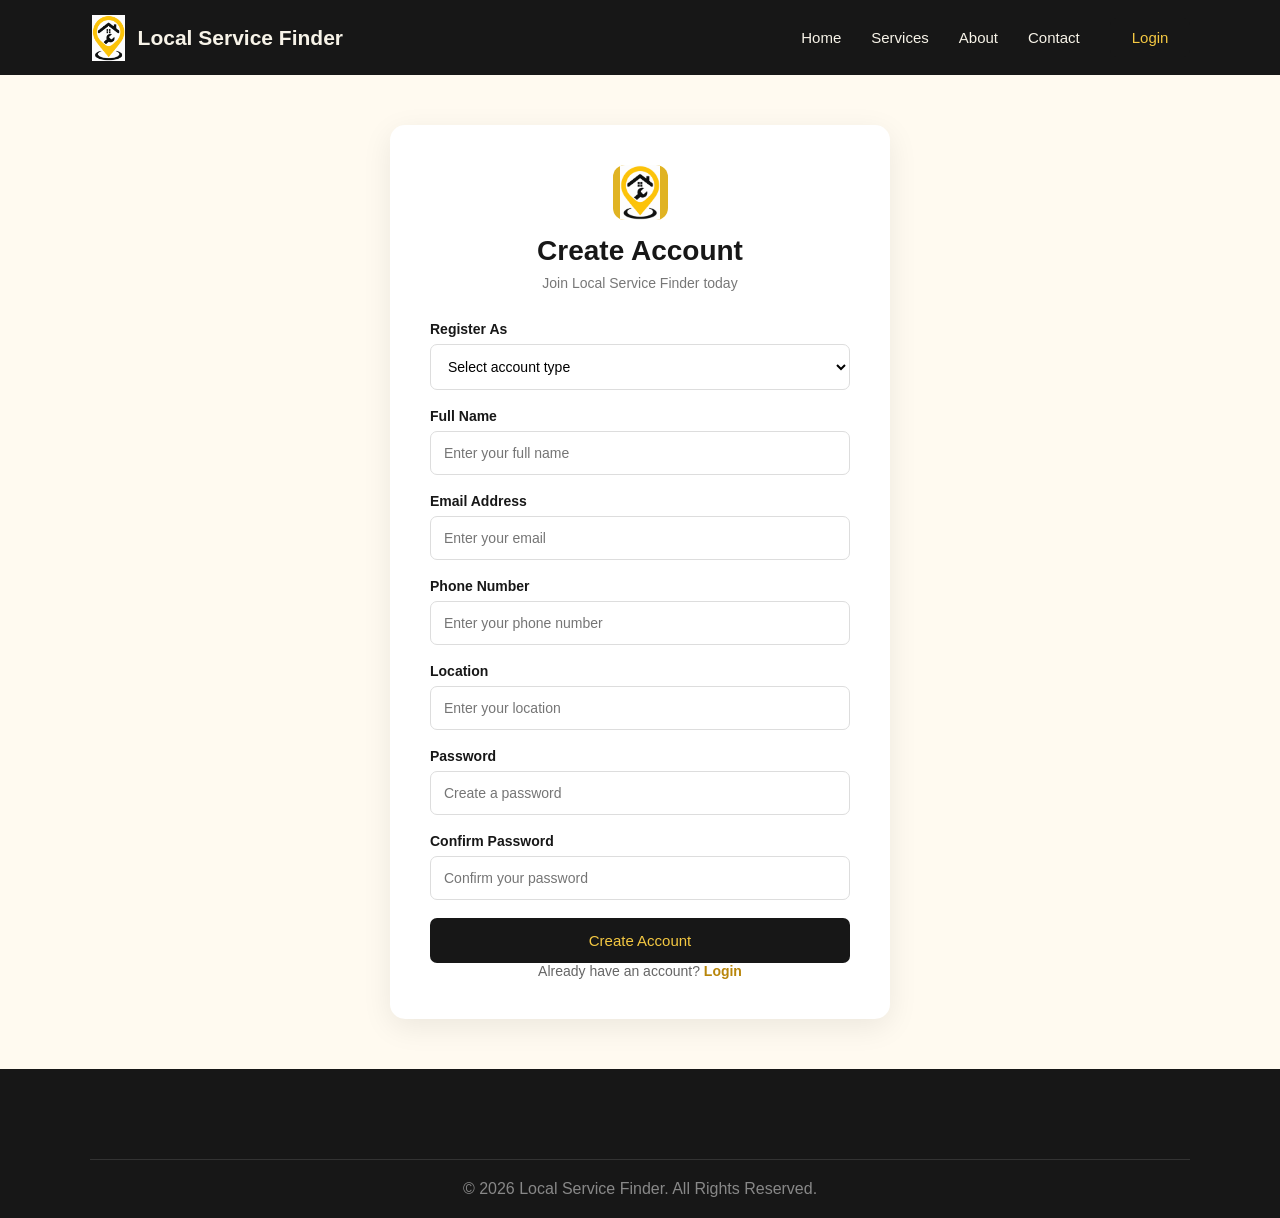
<file: register.html>
<!DOCTYPE html>
<html lang="en">

<head>

    <meta charset="UTF-8">

    <meta
        name="viewport"
        content="width=device-width, initial-scale=1.0">

    <title>Register - Local Service Finder</title>

    <link rel="stylesheet" href="css/style.css">

</head>

<body>


    <!-- Navigation -->

    <header class="navbar">

        <div class="logo">

            <img class="brand-mark" src="images/local-service-finder-mark.png" alt="Local Service Finder">

            Local Service Finder

        </div>


        <nav>

            <a href="index.html">
                Home
            </a>

            <a href="services.html">
                Services
            </a>

            <a href="#">
                About
            </a>

            <a href="#">
                Contact
            </a>

            <a href="login.html"
               class="login-btn">
                Login
            </a>

        </nav>

    </header>



    <!-- Registration -->

    <section class="auth-section">

        <div class="register-card">

            <div class="auth-header">

                <div class="auth-logo"><img src="images/local-service-finder-mark.png" alt="Local Service Finder"></div>

                <h1>Create Account</h1>

                <p>
                    Join Local Service Finder today
                </p>

            </div>



            <form onsubmit="registerUser(event)">


                <!-- Account Type -->

                <div class="form-group">

                    <label>
                        Register As
                    </label>

                    <select id="userType" required>

                        <option value="">
                            Select account type
                        </option>

                        <option value="customer">
                            Customer
                        </option>

                        <option value="provider">
                            Service Provider
                        </option>

                    </select>

                </div>



                <!-- Full Name -->

                <div class="form-group">

                    <label>
                        Full Name
                    </label>

                    <input
                        type="text"
                        id="registerName"
                        placeholder="Enter your full name"
                        required>

                </div>



                <!-- Email -->

                <div class="form-group">

                    <label>
                        Email Address
                    </label>

                    <input
                        type="email"
                        id="registerEmail"
                        placeholder="Enter your email"
                        required>

                </div>



                <!-- Phone -->

                <div class="form-group">

                    <label>
                        Phone Number
                    </label>

                    <input
                        type="tel"
                        id="registerPhone"
                        placeholder="Enter your phone number"
                        required>

                </div>



                <!-- Location -->

                <div class="form-group">

                    <label>
                        Location
                    </label>

                    <input
                        type="text"
                        id="registerLocation"
                        placeholder="Enter your location"
                        required>

                </div>



                <!-- Password -->

                <div class="form-group">

                    <label>
                        Password
                    </label>

                    <input
                        type="password"
                        id="registerPassword"
                        placeholder="Create a password"
                        required>

                </div>



                <!-- Confirm Password -->

                <div class="form-group">

                    <label>
                        Confirm Password
                    </label>

                    <input
                        type="password"
                        id="confirmPassword"
                        placeholder="Confirm your password"
                        required>

                </div>



                <button
                    type="submit"
                    class="auth-btn">

                    Create Account

                </button>

            </form>



            <p class="register-text">

                Already have an account?

                <a href="login.html">
                    Login
                </a>

            </p>

        </div>

    </section>



    <!-- Footer -->

    <footer>

        <div class="copyright">

            © 2026 Local Service Finder.
            All Rights Reserved.

        </div>

    </footer>



    <script src="js/script.js"></script>

</body>

</html>
</file>
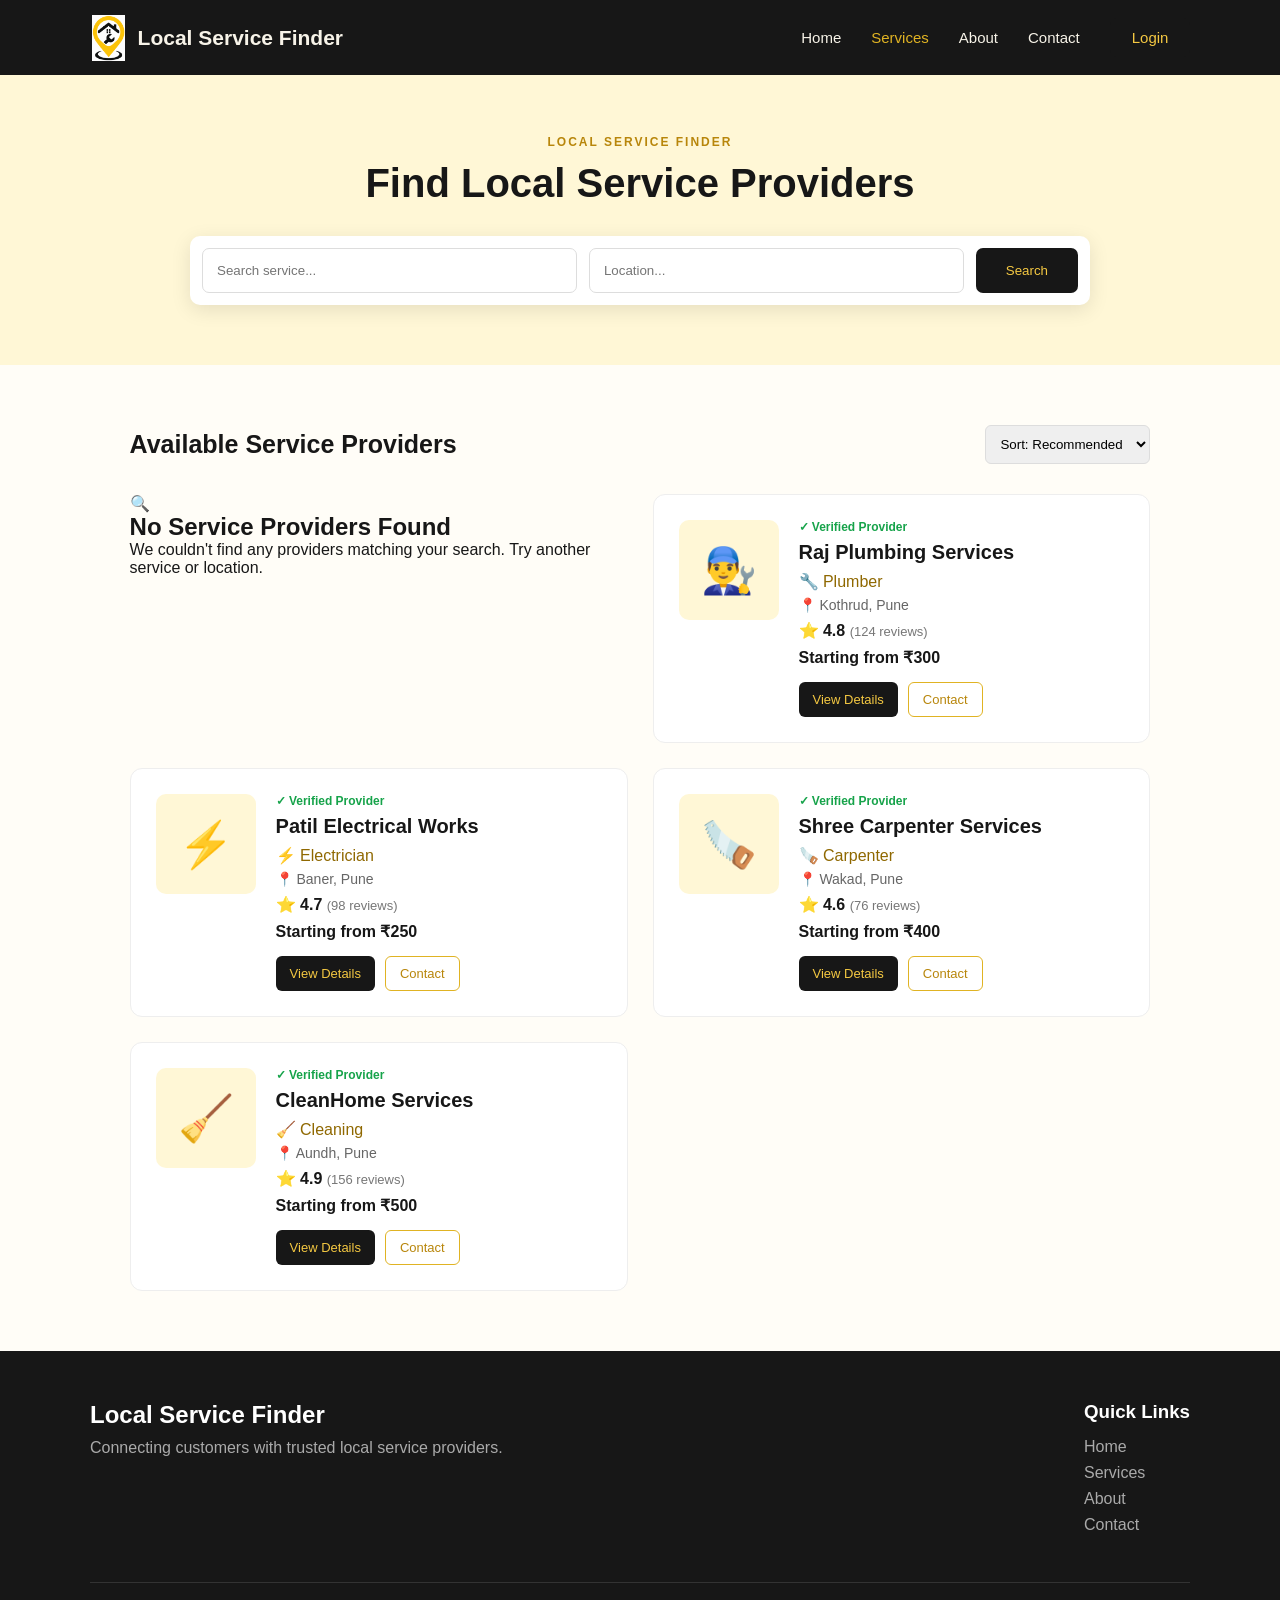
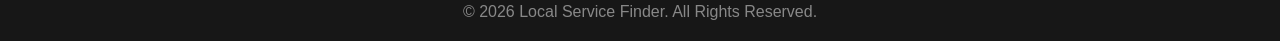
<file: services.html>
<!DOCTYPE html>
<html lang="en">
<head>
    <meta charset="UTF-8">
    <meta name="viewport" content="width=device-width, initial-scale=1.0">
    <title>Find Services - Local Service Finder</title>
    <link rel="stylesheet" href="css/style.css">
</head>
<body>
    <!-- Navigation -->
    <header class="navbar">
        <div class="logo">
            <img class="brand-mark" src="images/local-service-finder-mark.png" alt="Local Service Finder">
            Local Service Finder
        </div>
        <nav>
            <a href="index.html">Home</a>
            <a href="services.html" class="active">Services</a>
            <a href="about.html">About</a>
            <a href="contact.html">Contact</a>
            <a href="login.html" class="login-btn">Login</a>
        </nav>
    </header>
    <!-- Search Header -->
    <section class="results-header">
        <p>LOCAL SERVICE FINDER</p>
        <h1>Find Local Service Providers</h1>
        <div class="result-search">
            <input
                type="text"
                id="searchService"
                placeholder="Search service...">
            <input
                type="text"
                id="searchLocation"
                placeholder="Location...">
            <button onclick="filterServices()">
                Search
            </button>
        </div>
    </section>
    <!-- Results -->
    <section class="results-section">
        <div class="results-top">
            <h2>Available Service Providers</h2>
            <select id="sortOption">
                <option>Sort: Recommended</option>
                <option>Highest Rated</option>
                <option>Lowest Price</option>
            </select>
        </div>
        <div class="provider-container" id="providerContainer">
            <div id="noResults" class="no-results">
    <div>🔍</div>
    <h2>No Service Providers Found</h2>
    <p>
        We couldn't find any providers matching your search.
        Try another service or location.
    </p>
</div>
            <!-- Provider 1 -->
            <div class="provider-card">
                <div class="provider-image">
                    👨‍🔧
                </div>
                <div class="provider-info">
                    <div class="verified">
                        ✓ Verified Provider
                    </div>
                    <h3>Raj Plumbing Services</h3>
                    <p class="service-name">
                        🔧 Plumber
                    </p>
                    <p class="location">
                        📍 Kothrud, Pune
                    </p>
                    <div class="rating">
                        ⭐ 4.8
                        <span>(124 reviews)</span>
                    </div>
                    <p class="price">
                        Starting from ₹300
                    </p>
                    <div class="provider-buttons">
                        <button class="details-btn"
                            onclick="viewProvider('Raj Plumbing Services')">
                            View Details
                        </button>
                        <button class="contact-btn"
                            onclick="contactProvider('Raj Plumbing Services')">
                            Contact
                        </button>
                    </div>
                </div>
            </div>
            <!-- Provider 2 -->
            <div class="provider-card">
                <div class="provider-image">
                    ⚡
                </div>
                <div class="provider-info">
                    <div class="verified">
                        ✓ Verified Provider
                    </div>
                    <h3>Patil Electrical Works</h3>
                    <p class="service-name">
                        ⚡ Electrician
                    </p>
                    <p class="location">
                        📍 Baner, Pune
                    </p>
                    <div class="rating">
                        ⭐ 4.7
                        <span>(98 reviews)</span>
                    </div>
                    <p class="price">
                        Starting from ₹250
                    </p>
                    <div class="provider-buttons">
                        <button class="details-btn"
                            onclick="viewProvider('Patil Electrical Works')">
                            View Details
                        </button>
                        <button class="contact-btn"
                            onclick="contactProvider('Patil Electrical Works')">
                            Contact
                        </button>
                    </div>
                </div>
            </div>
            <!-- Provider 3 -->
            <div class="provider-card">
                <div class="provider-image">
                    🪚
                </div>
                <div class="provider-info">
                    <div class="verified">
                        ✓ Verified Provider
                    </div>
                    <h3>Shree Carpenter Services</h3>
                    <p class="service-name">
                        🪚 Carpenter
                    </p>
                    <p class="location">
                        📍 Wakad, Pune
                    </p>
                    <div class="rating">
                        ⭐ 4.6
                        <span>(76 reviews)</span>
                    </div>
                    <p class="price">
                        Starting from ₹400
                    </p>
                    <div class="provider-buttons">
                        <button class="details-btn"
                            onclick="viewProvider('Shree Carpenter Services')">
                            View Details
                        </button>
                        <button class="contact-btn"
                            onclick="contactProvider('Shree Carpenter Services')">
                            Contact
                        </button>
                    </div>
                </div>
            </div>
            <!-- Provider 4 -->
            <div class="provider-card">
                <div class="provider-image">
                    🧹
                </div>
                <div class="provider-info">
                    <div class="verified">
                        ✓ Verified Provider
                    </div>
                    <h3>CleanHome Services</h3>
                    <p class="service-name">
                        🧹 Cleaning
                    </p>
                    <p class="location">
                        📍 Aundh, Pune
                    </p>
                    <div class="rating">
                        ⭐ 4.9
                        <span>(156 reviews)</span>
                    </div>
                    <p class="price">
                        Starting from ₹500
                    </p>
                    <div class="provider-buttons">
                        <button class="details-btn"
                            onclick="viewProvider('CleanHome Services')">
                            View Details
                        </button>
                        <button class="contact-btn"
                            onclick="contactProvider('CleanHome Services')">
                            Contact
                        </button>
                    </div>
                </div>
            </div>
        </div>
    </section>
    <!-- Footer -->
    <footer>
        <div class="footer-content">
            <div>
                <h2>Local Service Finder</h2>
                <p>
                    Connecting customers with trusted local
                    service providers.
                </p>
            </div>
            <div>
                <h3>Quick Links</h3>
                <a href="index.html">Home</a>
                <a href="services.html">Services</a>
                <a href="about.html">About</a>
                <a href="contact.html">Contact</a>
            </div>
        </div>
        <div class="copyright">
            © 2026 Local Service Finder. All Rights Reserved.
        </div>
    </footer>
    <script src="js/script.js"></script>
</body>
</html>
</file>
<file: css/style.css>
* { margin:0; padding:0; box-sizing:border-box; }
/* Theme colors:gold highlights,dark text,and warm light backgrounds. */
:root { --accent:#e0b323; --accent-dark:#b8860b; --ink:#171717; --paper:#fffdf7; --soft:#fff8df; }
body { font-family:Arial,sans-serif; color:var(--ink); background:var(--paper); }
/* Navigation */
.navbar { height:75px; display:flex; align-items:center; justify-content:space-between; padding:0 7%; background:white; box-shadow:0 2px 10px rgba(0,0,0,0.08); }
.logo { font-size:21px; font-weight:bold; display:flex; align-items:center; gap:10px; }
.logo span { background:#b8860b; color:white; padding:10px; border-radius:10px; font-size:15px; }
nav { display:flex; align-items:center; gap:30px; }
nav a { text-decoration:none; color:#444; font-size:15px; }
nav a:hover,nav .active { color:#b8860b; }
.login-btn { background:#b8860b; color:white !important; padding:11px 22px; border-radius:7px; }
/* Hero */
.hero { min-height:560px; background:linear-gradient(
        135deg,#fff7d6,#ffffff
    ); display:flex; align-items:center; padding:70px 7%; }
.hero-content { width:850px; }
.small-title { color:#b8860b; font-weight:bold; font-size:13px; letter-spacing:2px; margin-bottom:15px; }
.hero h1 { font-size:58px; line-height:1.1; margin-bottom:20px; }
.hero h1 span { color:#b8860b; }
.hero-description { color:#666; font-size:18px; line-height:1.7; max-width:680px; margin-bottom:35px; }
/* Search Box */
.search-box { background:white; padding:15px; border-radius:12px; display:flex; align-items:end; gap:15px; box-shadow:0 8px 30px rgba(0,0,0,0.12); max-width:850px; }
.search-field { flex:1; }
.search-field label { display:block; font-size:12px; color:#777; margin-bottom:7px; }
.search-field input { width:100%; border:1px solid #ddd; padding:14px; border-radius:7px; outline:none; font-size:14px; }
.search-field input:focus { border-color:#b8860b; }
.search-box button { border:none; background:#b8860b; color:white; padding:14px 28px; border-radius:7px; cursor:pointer; font-size:15px; }
.search-box button:hover { background:#8f6800; }
/* Services */
.services-section { padding:80px 7%; }
.section-heading { text-align:center; margin-bottom:45px; }
.section-heading p { color:#b8860b; font-size:12px; font-weight:bold; letter-spacing:2px; margin-bottom:10px; }
.section-heading h2 { font-size:35px; margin-bottom:10px; }
.section-heading span { color:#777; }
.service-container { display:grid; grid-template-columns:repeat(3,1fr); gap:25px; max-width:1100px; margin:auto; }
.service-card { padding:30px; border:1px solid #eee; border-radius:12px; text-align:center; cursor:pointer; transition:0.3s; }
.service-card:hover { transform:translateY(-6px); box-shadow:0 10px 25px rgba(0,0,0,0.1); border-color:#b8860b; }
.service-icon { font-size:40px; margin-bottom:15px; }
.service-card h3 { margin-bottom:8px; }
.service-card p { color:#777; font-size:14px; }
/* Why Section */
.why-section { background:#f8fafc; padding:80px 7%; }
.why-container { display:grid; grid-template-columns:repeat(3,1fr); gap:25px; max-width:1100px; margin:auto; }
.why-card { background:white; padding:35px; text-align:center; border-radius:12px; }
.why-card > div { font-size:35px; margin-bottom:15px; }
.why-card h3 { margin-bottom:12px; }
.why-card p { color:#777; line-height:1.6; }
/* Footer */
footer { background:#111827; color:white; padding:50px 7% 20px; }
.footer-content { display:flex; justify-content:space-between; max-width:1100px; margin:auto; }
.footer-content p { color:#aaa; margin-top:10px; }
.footer-content h3 { margin-bottom:15px; }
.footer-content a { display:block; color:#aaa; text-decoration:none; margin-bottom:8px; }
.footer-content a:hover { color:white; }
.copyright { text-align:center; color:#888; border-top:1px solid #333; margin-top:40px; padding-top:20px; }
/* Mobile */
@media (max-width:768px) { .navbar { padding:0 20px; }
nav { display:none; }
.hero { padding:50px 20px; }
.hero h1 { font-size:40px; }
.search-box { flex-direction:column; align-items:stretch; }
.service-container,.why-container { grid-template-columns:1fr; }
.footer-content { flex-direction:column; gap:30px; }
 }
/* Results Page */
.results-header { background:#fff7d6; text-align:center; padding:60px 7%; }
.results-header > p { color:#b8860b; font-size:12px; font-weight:bold; letter-spacing:2px; margin-bottom:12px; }
.results-header h1 { font-size:40px; margin-bottom:30px; }
.result-search { background:white; max-width:900px; margin:auto; padding:12px; display:flex; gap:12px; border-radius:10px; box-shadow:0 5px 20px rgba(0,0,0,0.1); }
.result-search input { flex:1; padding:14px; border:1px solid #ddd; border-radius:7px; outline:none; }
.result-search input:focus { border-color:#b8860b; }
.result-search button { background:#b8860b; color:white; border:none; padding:14px 30px; border-radius:7px; cursor:pointer; }
.results-section { padding:60px 7%; max-width:1200px; margin:auto; }
.results-top { display:flex; justify-content:space-between; align-items:center; margin-bottom:30px; }
.results-top h2 { font-size:25px; }
.results-top select { padding:10px; border:1px solid #ddd; border-radius:6px; }
/* Provider Cards */
.provider-container { display:grid; grid-template-columns:repeat(2,1fr); gap:25px; }
.provider-card { display:flex; gap:20px; padding:25px; border:1px solid #eee; border-radius:12px; background:white; transition:0.3s; }
.provider-card:hover { transform:translateY(-4px); box-shadow:0 8px 25px rgba(0,0,0,0.1); }
.provider-image { width:100px; height:100px; background:#fff7d6; border-radius:10px; display:flex; align-items:center; justify-content:center; font-size:45px; flex-shrink:0; }
.provider-info { flex:1; }
.verified { color:#16a34a; font-size:12px; font-weight:bold; margin-bottom:7px; }
.provider-info h3 { font-size:20px; margin-bottom:8px; }
.service-name { color:#b8860b; margin-bottom:6px; }
.location { color:#666; font-size:14px; margin-bottom:8px; }
.rating { font-weight:bold; margin-bottom:8px; }
.rating span { color:#777; font-size:13px; font-weight:normal; }
.price { font-weight:bold; margin-bottom:15px; }
.provider-buttons { display:flex; gap:10px; }
.details-btn,.contact-btn { padding:9px 14px; border-radius:6px; cursor:pointer; font-size:13px; }
.details-btn { background:#b8860b; color:white; border:none; }
.contact-btn { background:white; color:#b8860b; border:1px solid #b8860b; }
/* Mobile */
@media (max-width:768px) { .result-search { flex-direction:column; }
.provider-container { grid-template-columns:1fr; }
.results-top { flex-direction:column; align-items:flex-start; gap:15px; }
.provider-card { flex-direction:column; }
 }
/* Provider Details Page */
.breadcrumb { padding:20px 7%; background:#f8fafc; color:#777; font-size:14px; }
.breadcrumb a { color:#b8860b; text-decoration:none; }
.breadcrumb span { margin:0 8px; }
/* Provider Profile */
.provider-profile { padding:45px 7%; background:#fff7d6; }
.profile-top { max-width:1150px; margin:auto; display:flex; align-items:center; gap:30px; }
.large-provider-image { width:150px; height:150px; background:white; border-radius:15px; display:flex; align-items:center; justify-content:center; font-size:70px; box-shadow:0 5px 20px rgba(0,0,0,0.08); }
.profile-info { flex:1; }
.profile-info h1 { font-size:34px; margin:8px 0; }
.profile-service { color:#b8860b; font-size:17px; margin-bottom:8px; }
.profile-location { color:#666; margin-bottom:12px; }
.profile-rating { font-size:18px; }
.profile-rating span { color:#777; font-size:14px; margin-left:8px; }
.experience { margin-top:10px; color:#555; }
.profile-actions { display:flex; flex-direction:column; gap:12px; }
.book-btn,.call-btn { padding:13px 25px; border-radius:7px; cursor:pointer; font-size:14px; }
.book-btn { border:none; background:#b8860b; color:white; }
.call-btn { border:1px solid #b8860b; background:white; color:#b8860b; }
/* Details Layout */
.details-container { max-width:1150px; margin:50px auto; display:grid; grid-template-columns:2fr 1fr; gap:25px; padding:0 20px; }
.details-main { display:flex; flex-direction:column; gap:25px; }
.details-sidebar { display:flex; flex-direction:column; gap:25px; }
.details-card { background:white; border:1px solid #eee; border-radius:12px; padding:30px; box-shadow:0 3px 15px rgba(0,0,0,0.04); }
.details-card h2 { margin-bottom:20px; font-size:22px; }
.details-card p { color:#666; line-height:1.7; margin-bottom:12px; }
/* Services Offered */
.offered-services { display:grid; grid-template-columns:1fr 1fr; gap:15px; }
.offered-services div { padding:18px; border:1px solid #eee; border-radius:8px; display:flex; flex-direction:column; gap:6px; }
.offered-services strong { font-size:15px; }
.offered-services span { color:#777; font-size:13px; }
/* Reviews */
.review-heading { display:flex; justify-content:space-between; align-items:center; }
.overall-rating { font-weight:bold; }
.review { border-top:1px solid #eee; padding:20px 0; }
.review-user { display:flex; align-items:center; gap:12px; margin-bottom:10px; }
.user-circle { width:40px; height:40px; background:#fff7d6; color:#b8860b; border-radius:50%; display:flex; align-items:center; justify-content:center; font-weight:bold; }
.review-user p { margin:3px 0 0; font-size:13px; }
/* Contact */
.contact-item { display:flex; gap:15px; margin-bottom:22px; font-size:22px; }
.contact-item div { display:flex; flex-direction:column; gap:5px; }
.contact-item small { color:#888; font-size:12px; }
.contact-item strong { font-size:14px; }
/* Availability */
.available { color:#16a34a !important; font-weight:bold; }
/* Mobile */
@media (max-width:768px) { .profile-top { flex-direction:column; align-items:flex-start; }
.profile-actions { width:100%; }
.details-container { grid-template-columns:1fr; }
.offered-services { grid-template-columns:1fr; }
.profile-info h1 { font-size:27px; }
 }
/* Login & Register */
.auth-section { min-height:calc(100vh - 150px); background:#f8fafc; display:flex; justify-content:center; align-items:center; padding:50px 20px; }
.auth-card,.register-card { width:100%; max-width:450px; background:white; padding:40px; border-radius:15px; box-shadow:0 8px 30px rgba(0,0,0,0.08); }
.register-card { max-width:500px; }
.auth-header { text-align:center; margin-bottom:30px; }
.auth-logo { width:55px; height:55px; background:#b8860b; color:white; border-radius:12px; display:flex; align-items:center; justify-content:center; margin:0 auto 15px; font-weight:bold; }
.auth-header h1 { font-size:28px; margin-bottom:8px; }
.auth-header p { color:#777; font-size:14px; }
/* Form */
.form-group { margin-bottom:18px; }
.form-group label { display:block; font-size:14px; font-weight:bold; margin-bottom:7px; }
.form-group input,.form-group select { width:100%; padding:13px; border:1px solid #ddd; border-radius:7px; outline:none; font-size:14px; background:white; }
.form-group input:focus,.form-group select:focus { border-color:#b8860b; }
/* Form Options */
.form-options { display:flex; justify-content:space-between; align-items:center; margin-bottom:22px; font-size:13px; }
.form-options label { color:#666; }
.form-options a { color:#b8860b; text-decoration:none; }
/* Button */
.auth-btn { width:100%; padding:14px; border:none; border-radius:7px; background:#b8860b; color:white; font-size:15px; cursor:pointer; }
.auth-btn:hover { background:#8f6800; }
/* Divider */
.auth-divider { text-align:center; color:#aaa; margin:25px 0; font-size:13px; }
/* Register Text */
.register-text { text-align:center; color:#666; font-size:14px; }
.register-text a { color:#b8860b; font-weight:bold; text-decoration:none; }
/* Mobile */
@media (max-width:768px) { .auth-card,.register-card { padding:25px; }
 }
/* Booking Page */
.booking-section { background:#f8fafc; padding:60px 20px; min-height:calc(100vh - 150px); }
.booking-container { max-width:1100px; margin:auto; display:grid; grid-template-columns:2fr 1fr; gap:25px; }
/* Booking Form */
.booking-form-card { background:white; padding:35px; border-radius:12px; box-shadow:0 5px 20px rgba(0,0,0,0.06); }
.booking-heading { margin-bottom:30px; }
.booking-heading p { color:#b8860b; font-size:12px; font-weight:bold; letter-spacing:2px; margin-bottom:8px; }
.booking-heading h1 { font-size:30px; margin-bottom:8px; }
.booking-heading span { color:#777; font-size:14px; }
/* Form Row */
.form-row { display:grid; grid-template-columns:1fr 1fr; gap:18px; }
/* Textarea */
.form-group textarea { width:100%; padding:13px; border:1px solid #ddd; border-radius:7px; resize:vertical; font-family:Arial,sans-serif; outline:none; font-size:14px; }
.form-group textarea:focus { border-color:#b8860b; }
/* Readonly */
.form-group input[readonly] { background:#f8fafc; color:#666; }
/* Confirm Button */
.confirm-booking-btn { width:100%; padding:15px; border:none; border-radius:7px; background:#b8860b; color:white; font-size:15px; font-weight:bold; cursor:pointer; margin-top:10px; }
.confirm-booking-btn:hover { background:#8f6800; }
/* Summary */
.booking-summary { display:flex; flex-direction:column; gap:20px; }
.summary-card,.help-card { background:white; padding:25px; border-radius:12px; box-shadow:0 5px 20px rgba(0,0,0,0.06); }
.summary-card h2 { margin-bottom:22px; }
/* Provider */
.summary-provider { display:flex; align-items:center; gap:15px; padding-bottom:20px; border-bottom:1px solid #eee; margin-bottom:20px; }
.summary-icon { width:60px; height:60px; background:#fff7d6; border-radius:10px; display:flex; align-items:center; justify-content:center; font-size:30px; }
.summary-provider h3 { font-size:16px; margin-bottom:5px; }
.summary-provider p { font-size:13px; color:#666; margin:3px 0; }
/* Summary Lines */
.summary-line { display:flex; justify-content:space-between; padding:13px 0; border-bottom:1px solid #eee; font-size:14px; }
.summary-line span { color:#777; }
/* Secure */
.secure-booking { background:#f0fdf4; color:#15803d; padding:12px; border-radius:7px; margin-top:20px; font-size:13px; text-align:center; }
/* Help */
.help-card h3 { margin-bottom:10px; }
.help-card p { color:#777; font-size:14px; line-height:1.6; margin-bottom:15px; }
.help-card button { background:white; border:1px solid #b8860b; color:#b8860b; padding:10px 15px; border-radius:6px; cursor:pointer; }
/* Mobile */
@media (max-width:768px) { .booking-container { grid-template-columns:1fr; }
.form-row { grid-template-columns:1fr; }
.booking-form-card { padding:25px; }
 }
/* Customer Dashboard */
.dashboard-section { background:#f8fafc; min-height:calc(100vh - 150px); padding:45px 20px; }
.dashboard-container { max-width:1150px; margin:auto; }
/* Welcome */
.dashboard-welcome { display:flex; justify-content:space-between; align-items:center; margin-bottom:35px; }
.dashboard-welcome p { color:#b8860b; font-size:12px; font-weight:bold; letter-spacing:2px; margin-bottom:8px; }
.dashboard-welcome h1 { font-size:30px; margin-bottom:8px; }
.dashboard-welcome span { color:#777; }
.find-service-btn { background:#b8860b; color:white; text-decoration:none; padding:13px 20px; border-radius:7px; font-size:14px; }
/* Statistics */
.dashboard-stats { display:grid; grid-template-columns:repeat(4,1fr); gap:18px; margin-bottom:25px; }
.stat-card { background:white; padding:22px; border-radius:10px; border:1px solid #eee; display:flex; align-items:center; gap:15px; }
.stat-icon { width:50px; height:50px; background:#fff7d6; color:#b8860b; border-radius:10px; display:flex; align-items:center; justify-content:center; font-size:22px; }
.stat-icon.pending { background:#fff7ed; }
.stat-icon.completed { background:#f0fdf4; }
.stat-icon.cancelled { background:#fef2f2; }
.stat-card span { color:#777; font-size:13px; }
.stat-card h2 { margin-top:5px; }
/* Dashboard Grid */
.dashboard-grid { display:grid; grid-template-columns:2fr 1fr; gap:20px; margin-bottom:25px; }
.dashboard-card { background:white; border:1px solid #eee; border-radius:12px; padding:25px; }
/* Card Heading */
.card-heading { display:flex; justify-content:space-between; align-items:center; margin-bottom:20px; }
.card-heading h2 { font-size:20px; }
.card-heading p { color:#777; font-size:13px; margin-top:5px; }
.card-heading a { color:#b8860b; text-decoration:none; font-size:13px; }
/* Booking Item */
.booking-item { display:flex; align-items:center; gap:15px; padding:17px 0; border-top:1px solid #eee; }
.booking-service-icon { width:48px; height:48px; background:#fff7d6; border-radius:9px; display:flex; align-items:center; justify-content:center; font-size:22px; }
.booking-details { flex:1; }
.booking-details h3 { font-size:15px; margin-bottom:4px; }
.booking-details p { color:#b8860b; font-size:13px; margin-bottom:5px; }
.booking-details span { color:#888; font-size:12px; }
/* Status */
.booking-status { padding:6px 10px; border-radius:20px; font-size:11px; font-weight:bold; }
.pending-status { background:#fff7ed; color:#c2410c; }
.confirmed-status { background:#fff7d6; color:#b8860b; }
.completed-status { background:#f0fdf4; color:#15803d; }
/* Profile */
.profile-card-header { display:flex; align-items:center; gap:15px; padding-bottom:20px; border-bottom:1px solid #eee; margin-bottom:15px; }
.dashboard-avatar { width:55px; height:55px; border-radius:50%; background:#b8860b; color:white; display:flex; align-items:center; justify-content:center; font-size:22px; font-weight:bold; }
.profile-card-header h2 { font-size:18px; }
.profile-card-header p { color:#777; font-size:13px; margin-top:4px; }
.profile-info-item { display:flex; flex-direction:column; gap:5px; padding:13px 0; border-bottom:1px solid #eee; }
.profile-info-item span { color:#888; font-size:12px; }
.profile-info-item strong { font-size:13px; }
.edit-profile-btn { width:100%; margin-top:18px; padding:10px; background:white; border:1px solid #b8860b; color:#b8860b; border-radius:6px; cursor:pointer; }
/* Recommended */
.recommended-card { margin-bottom:20px; }
.recommended-services { display:grid; grid-template-columns:repeat(4,1fr); gap:15px; }
.recommended-service { border:1px solid #eee; border-radius:9px; padding:20px; text-align:center; cursor:pointer; transition:0.3s; }
.recommended-service:hover { border-color:#b8860b; transform:translateY(-3px); }
.recommended-service > div { font-size:30px; margin-bottom:10px; }
.recommended-service h3 { font-size:14px; }
.recommended-service p { color:#888; font-size:12px; margin-top:5px; }
/* Mobile */
@media (max-width:768px) { .dashboard-welcome { flex-direction:column; align-items:flex-start; gap:20px; }
.dashboard-stats { grid-template-columns:1fr 1fr; }
.dashboard-grid { grid-template-columns:1fr; }
.recommended-services { grid-template-columns:1fr 1fr; }
.booking-item { align-items:flex-start; }
.booking-status { margin-left:auto; }
 }
@media (max-width:500px) { .dashboard-stats { grid-template-columns:1fr; }
.recommended-services { grid-template-columns:1fr; }
.booking-item { flex-wrap:wrap; }
 }
/* Provider Dashboard */
.provider-actions { display:flex; flex-direction:column; gap:6px; }
.accept-btn,.reject-btn { padding:7px 12px; border-radius:5px; cursor:pointer; font-size:11px; }
.accept-btn { background:#f0fdf4; color:#15803d; border:1px solid #86efac; }
.reject-btn { background:#fef2f2; color:#dc2626; border:1px solid #fecaca; }
/* Add Service Button */
.small-add-btn { border:1px solid #b8860b; background:white; color:#b8860b; padding:8px 14px; border-radius:6px; cursor:pointer; }
/* Provider Services */
.provider-services { display:grid; grid-template-columns:repeat(3,1fr); gap:18px; }
.provider-service-card { border:1px solid #eee; border-radius:10px; padding:22px; }
.provider-service-icon { width:45px; height:45px; background:#fff7d6; border-radius:8px; display:flex; align-items:center; justify-content:center; font-size:22px; margin-bottom:12px; }
.provider-service-card h3 { font-size:15px; margin-bottom:6px; }
.provider-service-card p { color:#777; font-size:13px; margin-bottom:15px; }
.service-actions { display:flex; gap:8px; }
.service-actions button { padding:7px 12px; border-radius:5px; cursor:pointer; font-size:12px; background:white; border:1px solid #ddd; }
.service-actions button:first-child { color:#b8860b; border-color:#b8860b; }
.service-actions button:last-child { color:#dc2626; }
/* Availability */
.availability-card { display:flex; justify-content:space-between; align-items:center; margin-top:25px; }
.availability-card h2 { font-size:19px; margin-bottom:5px; }
.availability-card p { color:#777; font-size:13px; }
.availability-control { display:flex; align-items:center; gap:10px; }
.available-dot { color:#16a34a; }
.availability-control button { padding:8px 15px; border:1px solid #b8860b; color:#b8860b; background:white; border-radius:6px; cursor:pointer; }
/* Mobile */
@media (max-width:768px) { .provider-actions { flex-direction:row; width:100%; }
.provider-services { grid-template-columns:1fr; }
.availability-card { flex-direction:column; align-items:flex-start; gap:20px; }
 }
/* ABOUT AND CONTACT PAGES */
.info-hero { background:linear-gradient(135deg,#fff7d6,#fff); padding:82px 7%; text-align:center; }
.info-hero h1 { font-size:clamp(36px,5vw,56px); line-height:1.12; margin:0 auto 18px; max-width:850px; }
.info-hero h1 span { color:#b8860b; }
.info-hero > p:last-child { color:#666; font-size:17px; line-height:1.7; max-width:700px; margin:auto; }
.about-story { padding:75px 7%; display:grid; grid-template-columns:1.4fr 1fr; gap:55px; align-items:center; max-width:1250px; margin:auto; }
.eyebrow { color:#b8860b; font-size:12px; font-weight:bold; letter-spacing:2px; margin-bottom:12px; }
.about-story h2,.contact-details h2 { font-size:32px; line-height:1.25; margin-bottom:18px; }
.about-story > div:first-child > p:not(.eyebrow),.contact-details > p:not(.eyebrow) { color:#666; line-height:1.8; margin-bottom:14px; }
.about-highlight { background:#f8fafc; border:1px solid #e8eef7; border-radius:14px; padding:35px; }
.about-highlight span,.value-grid article > span { font-size:32px; }
.about-highlight h3 { margin:15px 0 8px; font-size:20px; }
.about-highlight p,.value-grid p { color:#6b7280; line-height:1.7; }
.about-values { background:#f8fafc; padding:75px 7%; }
.value-grid { max-width:1100px; margin:auto; display:grid; grid-template-columns:repeat(3,1fr); gap:22px; }
.value-grid article { background:white; border:1px solid #edf0f4; border-radius:12px; padding:28px; }
.value-grid h3 { margin:15px 0 8px; }
.about-cta { padding:58px 7%; text-align:center; }
.about-cta h2 { font-size:30px; margin-bottom:10px; }
.about-cta p { color:#666; margin-bottom:22px; }
.about-cta a,.contact-form button { display:inline-block; background:#b8860b; color:white; border:0; border-radius:7px; padding:13px 22px; text-decoration:none; cursor:pointer; font-size:15px; }
.contact-layout { max-width:1150px; margin:auto; padding:70px 7% 85px; display:grid; grid-template-columns:0.9fr 1.1fr; gap:60px; align-items:start; }
.contact-item { display:flex; gap:14px; align-items:center; margin-top:25px; }
.contact-item > span { font-size:24px; background:#fff7d6; border-radius:10px; padding:12px; }
.contact-item h3 { font-size:15px; margin-bottom:5px; }
.contact-item p,.contact-item a { color:#666; font-size:14px; text-decoration:none; }
.contact-note { background:#f8fafc; border-left:3px solid #b8860b; padding:15px; margin-top:28px; color:#667085; font-size:14px; line-height:1.6; }
.contact-form { padding:30px; border:1px solid #e9edf3; border-radius:12px; box-shadow:0 8px 26px rgba(15,23,42,.06); }
.contact-form h2 { font-size:23px; margin-bottom:22px; }
.contact-form label { display:block; font-size:14px; font-weight:600; margin:15px 0 7px; }
.contact-form input,.contact-form textarea { width:100%; border:1px solid #d9dee7; border-radius:7px; padding:12px 13px; font:inherit; outline:none; }
.contact-form input:focus,.contact-form textarea:focus { border-color:#b8860b; }
.contact-form textarea { resize:vertical; }
.contact-form button { margin-top:18px; }
.form-note { margin-top:12px; font-size:12px; color:#7a8190; }
@media (max-width:768px) { .about-story,.contact-layout { grid-template-columns:1fr; gap:32px; padding-top:50px; padding-bottom:55px; }
.value-grid { grid-template-columns:1fr; }
.info-hero { padding-top:60px; padding-bottom:60px; }
 }
/* Site-wide theme */
.navbar,footer { background:var(--ink); }
.navbar .logo,.navbar nav a { color:#f7f3e8; }
.navbar nav a:hover,.navbar nav .active { color:var(--accent); }
.logo span,.auth-logo,.dashboard-avatar { background:var(--accent); color:var(--ink); }
.login-btn,.search-box button,.result-search button,.details-btn,.book-btn,.auth-btn,.confirm-booking-btn,.find-service-btn,.about-cta a,.contact-form button { background:var(--ink); color:#f4c842 !important; }
.login-btn:hover,.search-box button:hover,.result-search button:hover,.auth-btn:hover,.confirm-booking-btn:hover { background:#34302a; }
.hero,.info-hero { background:linear-gradient(135deg,#fff4c2,var(--paper)); }
.results-header,.provider-profile { background:#fff7d6; }
.why-section,.about-values,.about-highlight,.breadcrumb,.auth-section,.booking-section,.dashboard-section { background:#fffaf0; }
.service-card:hover,.recommended-service:hover { border-color:var(--accent); }
.service-name,.profile-service,.booking-details p,.service-actions button:first-child,.availability-control button { color:#8f6800; }
.availability-control button,.small-add-btn,.edit-profile-btn,.call-btn,.contact-btn,.help-card button { border-color:var(--accent); }
.search-field input:focus,.result-search input:focus,.form-group input:focus,.form-group select:focus,.form-group textarea:focus,.contact-form input:focus,.contact-form textarea:focus { border-color:var(--accent-dark); }
/* Logo image sizes */
.logo .brand-mark { width:38px; height:46px; object-fit:contain; border-radius:0; padding:0; background:transparent; }
.auth-logo { overflow:hidden; }
.auth-logo img { width:100%; height:100%; object-fit:contain; }
</file>
